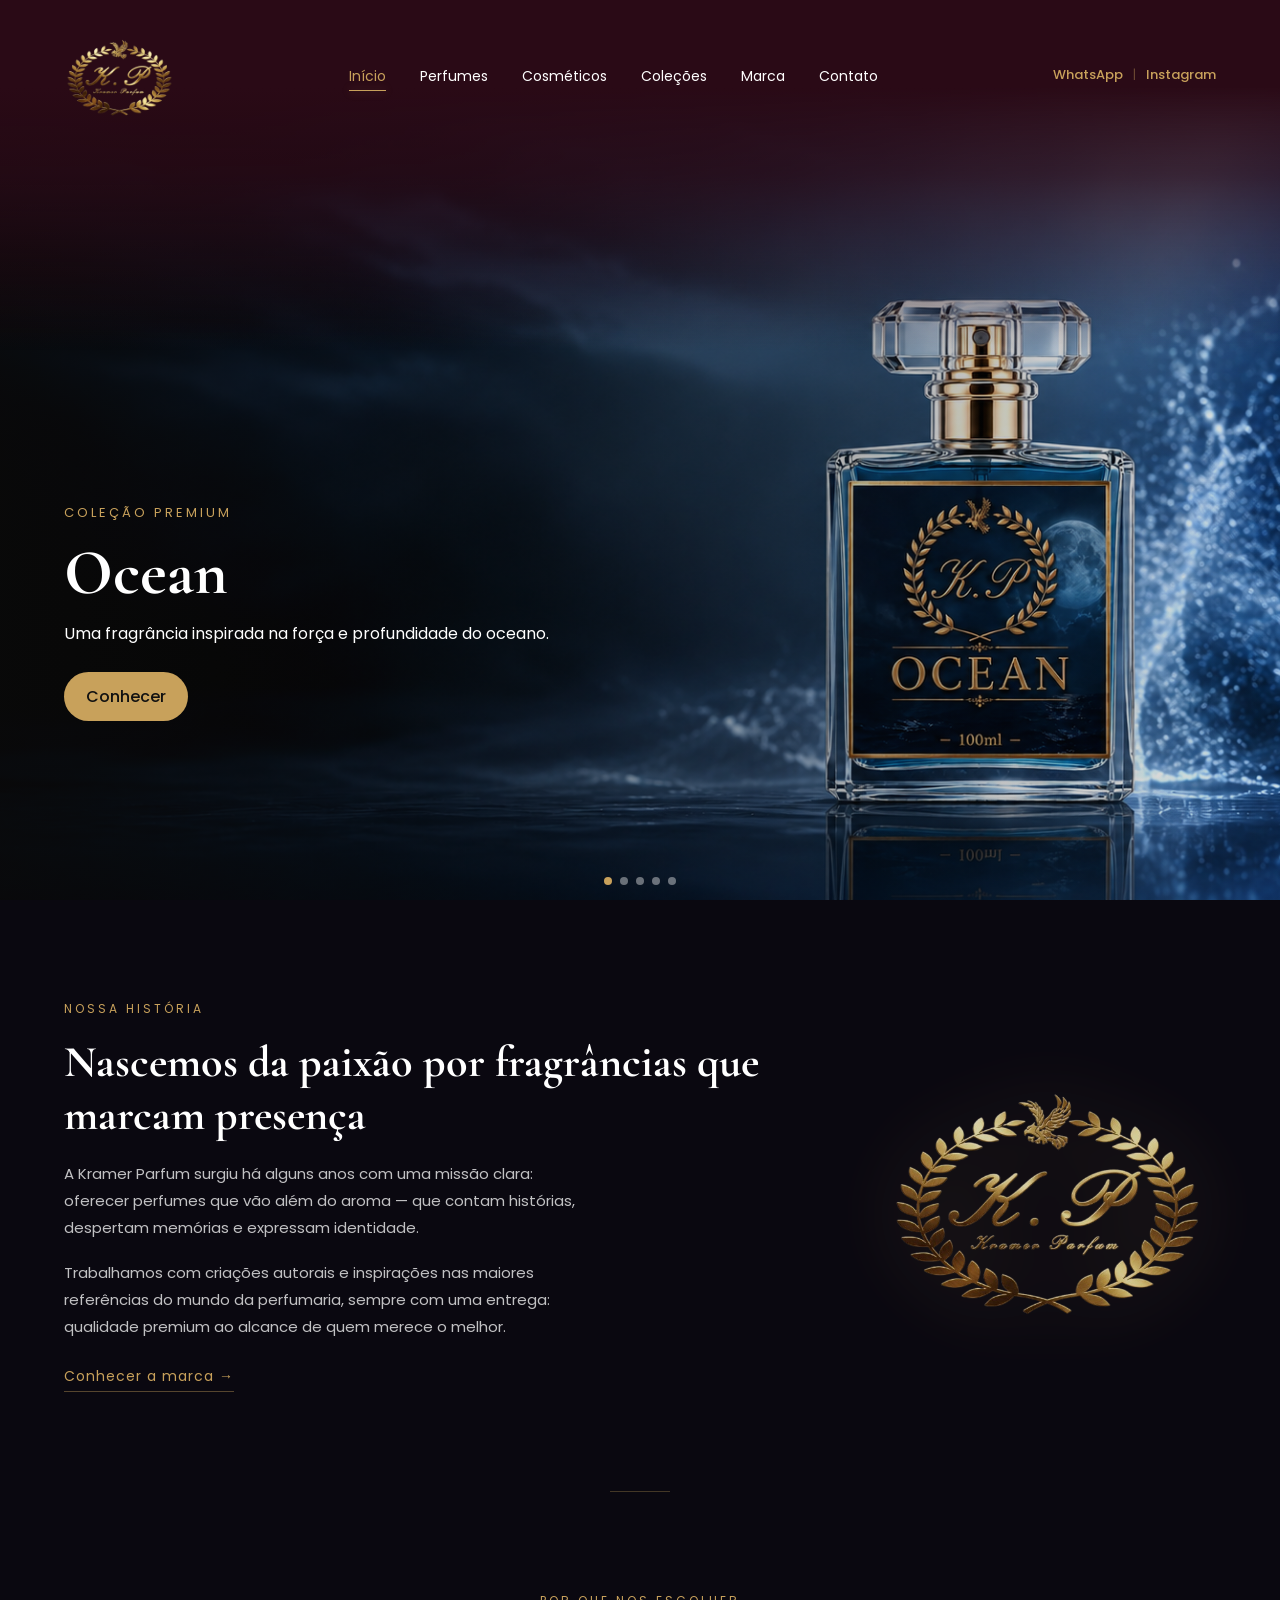
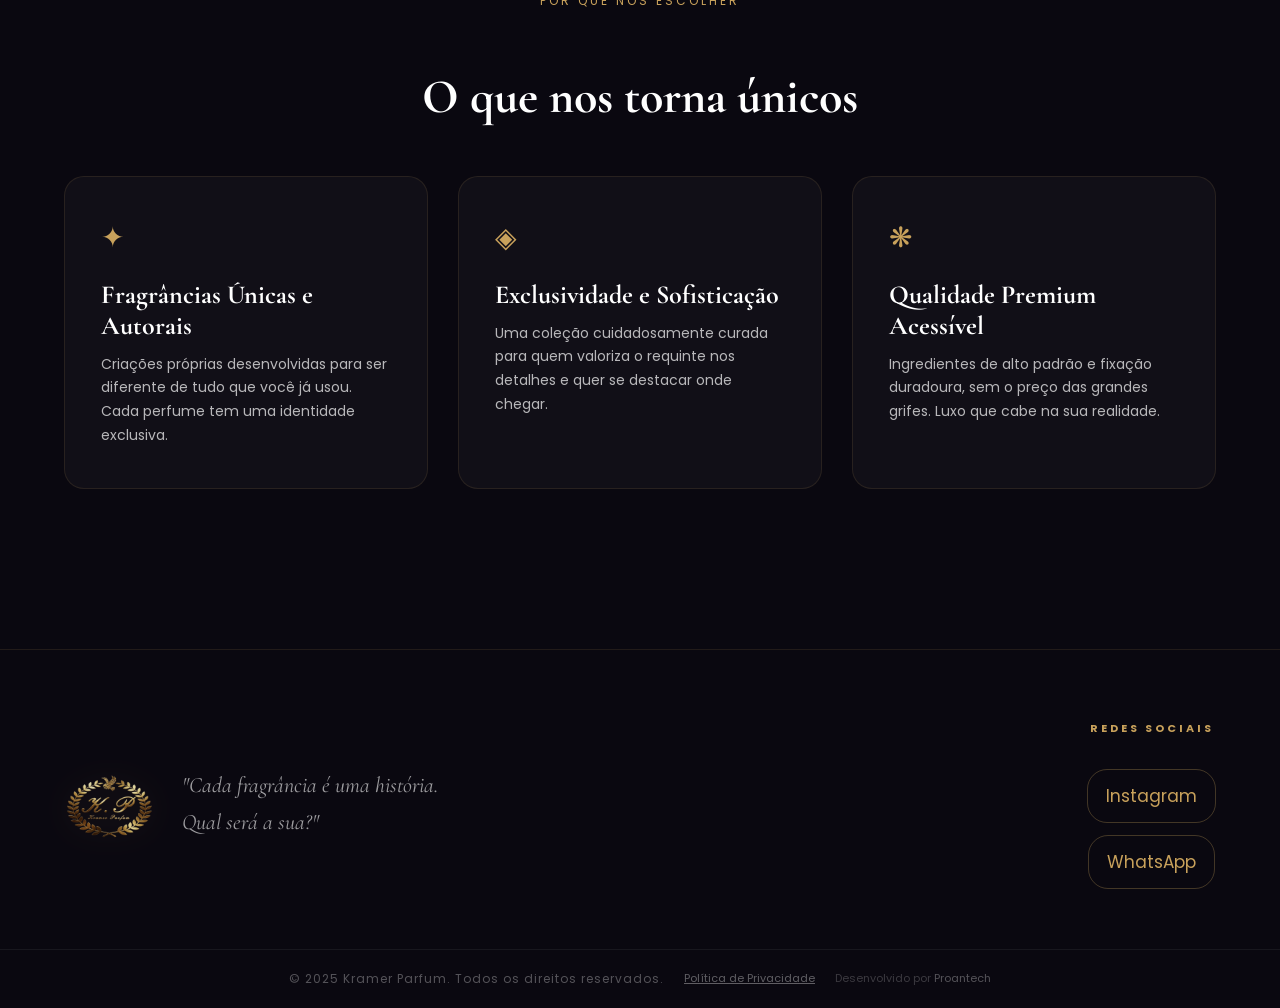
<file: index.html>
<!DOCTYPE html>
<html lang="pt-BR">

<head>
    <meta charset="UTF-8">
    <meta name="viewport" content="width=device-width, initial-scale=1.0">
    <title>Kramer Parfum</title>
    <link rel="stylesheet" href="https://cdn.jsdelivr.net/npm/swiper@11/swiper-bundle.min.css">
    <link href="https://fonts.googleapis.com/css2?family=Poppins:wght@300;400;600&family=Cormorant+Garamond:wght@500;600&display=swap" rel="stylesheet">
    <link rel="stylesheet" href="style.css?v=1.5">
    <script src="config.js?v=1.1"></script>
    <link rel="icon" type="image/x-icon" href="imagens/logo/fivicon.ico">
</head>

<body data-page="inicio">

<header class="header">
    <div class="container">
        <div class="logo">
            <img src="imagens/logo/logo.png" alt="Kramer Parfum">
        </div>
        <nav class="menu">
            <a href="index.html"      data-page="inicio">Início</a>
            <a href="perfumes.html"   data-page="perfumes">Perfumes</a>
            <a href="cosmeticos.html" data-page="cosmeticos">Cosméticos</a>
            <a href="colecoes.html"   data-page="colecoes">Coleções</a>
            <a href="marca.html"      data-page="marca">Marca</a>
            <a href="contato.html"    data-page="contato">Contato</a>
        </nav>
        <div class="header-social desktop-only"><a href="#" data-whatsapp target="_blank">WhatsApp</a><span class="header-social-sep">|</span><a href="https://instagram.com/kramerparfum" target="_blank">Instagram</a></div>
        <button class="hamburger" id="hamburger" onclick="toggleMenu()">
            <span></span><span></span><span></span>
        </button>
    </div>
</header>

<!-- MENU MOBILE -->
<div class="menu-mobile" id="menuMobile">
    <button class="menu-mobile-close" onclick="toggleMenu()">×</button>
    <nav class="menu-mobile-links">
        <a href="index.html"      data-page="inicio"     onclick="toggleMenu()">Início</a>
        <a href="perfumes.html"   data-page="perfumes"   onclick="toggleMenu()">Perfumes</a>
        <a href="cosmeticos.html" data-page="cosmeticos" onclick="toggleMenu()">Cosméticos</a>
        <a href="colecoes.html"   data-page="colecoes"   onclick="toggleMenu()">Coleções</a>
        <a href="marca.html"      data-page="marca"      onclick="toggleMenu()">Marca</a>
        <a href="contato.html"    data-page="contato"    onclick="toggleMenu()">Contato</a>
    </nav>
        <div class="menu-mobile-social">
        <a href="#" data-whatsapp target="_blank" class="menu-social-btn" title="WhatsApp">
            <svg width="24" height="24" fill="currentColor"><use href="imagens/icons.svg#icon-whatsapp"></use></svg>
        </a>
        <a href="https://instagram.com/kramerparfum" target="_blank" class="menu-social-btn" title="Instagram">
            <svg width="24" height="24" fill="none" stroke="currentColor" stroke-width="2" stroke-linecap="round" stroke-linejoin="round"><use href="imagens/icons.svg#icon-instagram"></use></svg>
        </a>
    </div>
</div>
<div class="menu-mobile-overlay" id="menuOverlay" onclick="toggleMenu()"></div>

<section class="hero">
    <div class="hero-bg-gradient"></div>
    <div class="swiper heroSwiper">
        <div class="swiper-wrapper">

            <div class="swiper-slide slide slide1">
                <div class="overlay"></div>
                <div class="container content">
                    <div class="text">
                        <span>Coleção Premium</span>
                        <span class="nome-mobile">Ocean</span>
                        <h1>Ocean</h1>
                        <p>Uma fragrância inspirada na força e profundidade do oceano.</p>
                        <div class="buttons">
                            <a href="#" onclick="openShowcase(1); return false;">Conhecer</a>
                        </div>
                    </div>
                </div>
            </div>

            <div class="swiper-slide slide slide2">
                <div class="overlay"></div>
                <div class="container content">
                    <div class="text">
                        <span>Exclusividade</span>
                        <span class="nome-mobile">Máfios</span>
                        <h1>Máfios</h1>
                        <p>Poder, elegância e presença em uma fragrância intensa.</p>
                        <div class="buttons">
                            <a href="#" onclick="openShowcase(2); return false;">Conhecer</a>
                        </div>
                    </div>
                </div>
            </div>

            <div class="swiper-slide slide slide3">
                <div class="overlay"></div>
                <div class="container content">
                    <div class="text">
                        <span>Sofisticação</span>
                        <span class="nome-mobile">Zariah</span>
                        <h1>Zariah</h1>
                        <p>Essência sedutora e mistérios perigosos.</p>
                        <div class="buttons">
                            <a href="#" onclick="openShowcase(3); return false;">Conhecer</a>
                        </div>
                    </div>
                </div>
            </div>

            <div class="swiper-slide slide slide4">
                <div class="overlay"></div>
                <div class="container content">
                    <div class="text">
                        <span>Coleção Premium</span>
                        <span class="nome-mobile">Anurb'y</span>
                        <h1>Anurb'y</h1>
                        <p>Extremamente gostoso, suculento e efervescente.</p>
                        <div class="buttons">
                            <a href="#" onclick="openShowcase(4); return false;">Conhecer</a>
                        </div>
                    </div>
                </div>
            </div>

            <div class="swiper-slide slide slide5">
                <div class="overlay"></div>
                <div class="container content">
                    <div class="text">
                        <span>Lançamento</span>
                        <span class="nome-mobile">Blood &amp; Silk Noir</span>
                        <h1>Blood & Silk Noir</h1>
                        <p>Uma presença. Um desejo que deixa marcas mesmo quando você some.</p>
                        <div class="buttons">
                            <a href="#" onclick="openShowcase(5); return false;">Conhecer</a>
                        </div>
                    </div>
                </div>
            </div>

        </div>
        <div class="swiper-pagination"></div>
    </div>
</section>

<!-- NOSSA HISTÓRIA -->
<section class="historia">
    <div class="container historia-inner">
        <div class="historia-texto">
            <span class="secao-label">Nossa História</span>
            <h2>Nascemos da paixão por fragrâncias que marcam presença</h2>
            <p>A Kramer Parfum surgiu há alguns anos com uma missão clara: oferecer perfumes que vão além do aroma — que contam histórias, despertam memórias e expressam identidade.</p>
            <p>Trabalhamos com criações autorais e inspirações nas maiores referências do mundo da perfumaria, sempre com uma entrega: qualidade premium ao alcance de quem merece o melhor.</p>
            <a href="marca.html" class="btn-historia">Conhecer a marca →</a>
        </div>
        <div class="historia-imagem">
            <img src="imagens/logo/logo.png" alt="Kramer Parfum">
        </div>
    </div>
</section>

<!-- POR QUE NOS ESCOLHER -->
<section class="diferenciais">
    <div class="container">
        <span class="secao-label">Por que nos escolher</span>
        <h2 class="diferenciais-titulo">O que nos torna únicos</h2>
        <div class="diferenciais-grid">

            <div class="diferencial-card">
                <div class="diferencial-icone">✦</div>
                <h3>Fragrâncias Únicas e Autorais</h3>
                <p>Criações próprias desenvolvidas para ser diferente de tudo que você já usou. Cada perfume tem uma identidade exclusiva.</p>
            </div>

            <div class="diferencial-card">
                <div class="diferencial-icone">◈</div>
                <h3>Exclusividade e Sofisticação</h3>
                <p>Uma coleção cuidadosamente curada para quem valoriza o requinte nos detalhes e quer se destacar onde chegar.</p>
            </div>

            <div class="diferencial-card">
                <div class="diferencial-icone">❋</div>
                <h3>Qualidade Premium Acessível</h3>
                <p>Ingredientes de alto padrão e fixação duradoura, sem o preço das grandes grifes. Luxo que cabe na sua realidade.</p>
            </div>

        </div>
    </div>
</section>

<div class="showcase" id="showcase">
    <div class="showcase-overlay" onclick="closeShowcase()"></div>
    <div class="showcase-content">
        <button class="close" onclick="closeShowcase()">×</button>
        <div class="swiper showcaseSwiper">
            <div class="swiper-wrapper" id="showcaseWrapper"></div>
            <div class="swiper-pagination"></div>
        </div>
        <div class="info">
            <h2 id="productName">Produto</h2>
            <p id="productCategoria"></p>
            <p id="productDesc">Descrição</p>

            <!-- PIRÂMIDE OLFATIVA -->
            <div class="piramide">
                <div class="piramide-titulo">Pirâmide Olfativa</div>
                <div class="piramide-visual">
                    <div class="piramide-camada piramide-topo">
                        <div class="piramide-label">Topo</div>
                        <div class="piramide-notas" id="notasTopo"></div>
                    </div>
                    <div class="piramide-camada piramide-coracao">
                        <div class="piramide-label">Coração</div>
                        <div class="piramide-notas" id="notasCoracao"></div>
                    </div>
                    <div class="piramide-camada piramide-fundo">
                        <div class="piramide-label">Fundo</div>
                        <div class="piramide-notas" id="notasFundo"></div>
                    </div>
                </div>
            </div>

            <div class="showcase-buttons">
                <a id="productWhatsapp" href="#" class="btn-comprar-ja">Comprar já</a>
                <a href="perfumes.html" class="btn-perfumes">Ir para Perfumes</a>
            </div>
        </div>
    </div>
</div>

<script src="https://cdn.jsdelivr.net/npm/swiper@11/swiper-bundle.min.js"></script>
<script src="script.js?v=1.3"></script>
<script src="cube.js?v=1.1"></script>

<!-- RODAPÉ -->
<footer class="footer">
    <div class="footer-topo container">

        <!-- ESQUERDA: logo + frase -->
        <div class="footer-marca">
            <img src="imagens/logo/logo.png" alt="Kramer Parfum">
            <p class="footer-frase">"Cada fragrância é uma história.<br>Qual será a sua?"</p>
            <!-- ícones só no mobile -->
            <div class="footer-social-mobile">
                <a href="https://instagram.com/kramerparfum" target="_blank" title="Instagram">
                    <svg width="20" height="20" fill="none" stroke="currentColor" stroke-width="2" stroke-linecap="round" stroke-linejoin="round"><use href="imagens/icons.svg#icon-instagram"></use></svg>
                </a>
                <a href="#" data-whatsapp target="_blank" title="WhatsApp">
                    <svg width="20" height="20" fill="currentColor"><use href="imagens/icons.svg#icon-whatsapp"></use></svg>
                </a>
            </div>
        </div>

        <!-- CENTRO: Proantech removido do grid, vai para o rodapé base -->

        <!-- DIREITA: redes sociais -->
        <div class="footer-redes">
            <h4>Redes Sociais</h4>
            <a href="https://instagram.com/kramerparfum" target="_blank" class="footer-rede-btn">Instagram</a>
            <a href="#" data-whatsapp target="_blank" class="footer-rede-btn">WhatsApp</a>
        </div>

    </div>

    <div class="footer-base">
        <p>© 2025 Kramer Parfum. Todos os direitos reservados.</p>
        <p class="footer-politica"><a href="privacidade.html">Política de Privacidade</a></p>
        <p class="footer-dev">Desenvolvido por <a href="https://proantech.vercel.app/" target="_blank">Proantech</a></p>
    </div>
</footer>

</body>
</html>
</file>
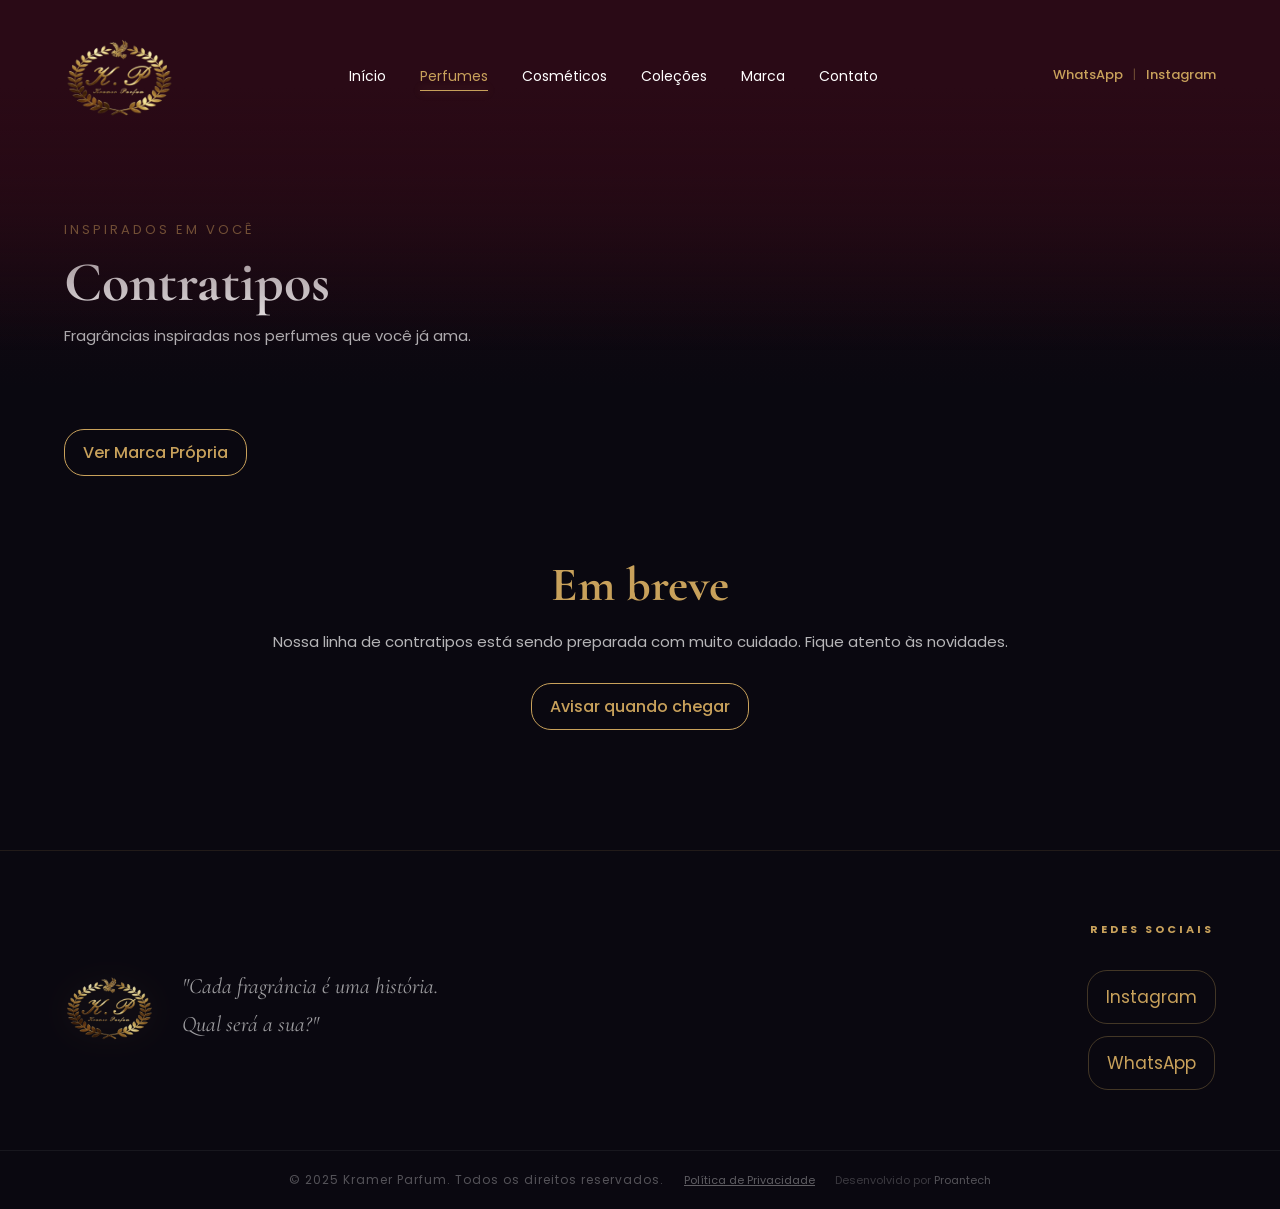
<file: contratipo.html>
<!DOCTYPE html>
<html lang="pt-BR">
<head>
    <meta charset="UTF-8">
        <link rel="icon" type="image/x-icon" href="imagens/logo/fivicon.ico">
    <meta name="viewport" content="width=device-width, initial-scale=1.0">
    <title>Contratipos — Kramer Parfum</title>
    <link href="https://fonts.googleapis.com/css2?family=Poppins:wght@300;400;600&family=Cormorant+Garamond:wght@500;600&display=swap" rel="stylesheet">
    <link rel="stylesheet" href="style.css?v=1.5">
    <script src="config.js?v=1.1"></script>
</head>
<body data-page="perfumes">

<header class="header">
    <div class="container">
        <div class="logo"><img src="imagens/logo/logo.png" alt="Kramer Parfum"></div>
        <nav class="menu">
            <a href="index.html"      data-page="inicio">Início</a>
            <a href="perfumes.html"   data-page="perfumes">Perfumes</a>
            <a href="cosmeticos.html" data-page="cosmeticos">Cosméticos</a>
            <a href="colecoes.html"   data-page="colecoes">Coleções</a>
            <a href="marca.html"      data-page="marca">Marca</a>
            <a href="contato.html"    data-page="contato">Contato</a>
        </nav>
        <div class="header-social desktop-only"><a href="#" data-whatsapp target="_blank">WhatsApp</a><span class="header-social-sep">|</span><a href="https://instagram.com/kramerparfum" target="_blank">Instagram</a></div>
        <button class="hamburger" id="hamburger" onclick="toggleMenu()">
            <span></span><span></span><span></span>
        </button>
    </div>
</header>

<!-- MENU MOBILE -->
<div class="menu-mobile" id="menuMobile">
    <button class="menu-mobile-close" onclick="toggleMenu()">×</button>
    <nav class="menu-mobile-links">
        <a href="index.html"      data-page="inicio"     onclick="toggleMenu()">Início</a>
        <a href="perfumes.html"   data-page="perfumes"   onclick="toggleMenu()">Perfumes</a>
        <a href="cosmeticos.html" data-page="cosmeticos" onclick="toggleMenu()">Cosméticos</a>
        <a href="colecoes.html"   data-page="colecoes"   onclick="toggleMenu()">Coleções</a>
        <a href="marca.html"      data-page="marca"      onclick="toggleMenu()">Marca</a>
        <a href="contato.html"    data-page="contato"    onclick="toggleMenu()">Contato</a>
    </nav>
        <div class="menu-mobile-social">
        <a href="#" data-whatsapp target="_blank" class="menu-social-btn" title="WhatsApp">
            <svg width="24" height="24" fill="currentColor"><use href="imagens/icons.svg#icon-whatsapp"></use></svg>
        </a>
        <a href="https://instagram.com/kramerparfum" target="_blank" class="menu-social-btn" title="Instagram">
            <svg width="24" height="24" fill="none" stroke="currentColor" stroke-width="2" stroke-linecap="round" stroke-linejoin="round"><use href="imagens/icons.svg#icon-instagram"></use></svg>
        </a>
    </div>
</div>
<div class="menu-mobile-overlay" id="menuOverlay" onclick="toggleMenu()"></div>

<section class="page-hero">
    <div class="page-hero-overlay"></div>
    <div class="container page-hero-content">
        <span>Inspirados em Você</span>
        <h1>Contratipos</h1>
        <p>Fragrâncias inspiradas nos perfumes que você já ama.</p>
    </div>
</section>

<div class="container perfumes-actions">
    <a href="perfumes.html" class="btn-perfumes btn-ver-marca-propria">Ver Marca Própria</a>
</div>

<div class="em-breve">
    <h2>Em breve</h2>
    <p>Nossa linha de contratipos está sendo preparada com muito cuidado. Fique atento às novidades.</p>
    <a href="#" data-whatsapp data-whatsapp-msg="Olá! Quero ser avisado quando chegarem novos contratipos." target="_blank" class="btn-whatsapp">Avisar quando chegar</a>
</div>

<script src="cube.js?v=1.1"></script>

<!-- RODAPÉ -->
<footer class="footer">
    <div class="footer-topo container">

        <!-- ESQUERDA: logo + frase -->
        <div class="footer-marca">
            <img src="imagens/logo/logo.png" alt="Kramer Parfum">
            <p class="footer-frase">"Cada fragrância é uma história.<br>Qual será a sua?"</p>
            <!-- ícones só no mobile -->
            <div class="footer-social-mobile">
                <a href="https://instagram.com/kramerparfum" target="_blank" title="Instagram">
                    <svg width="20" height="20" fill="none" stroke="currentColor" stroke-width="2" stroke-linecap="round" stroke-linejoin="round"><use href="imagens/icons.svg#icon-instagram"></use></svg>
                </a>
                <a href="#" data-whatsapp target="_blank" title="WhatsApp">
                    <svg width="20" height="20" fill="currentColor"><use href="imagens/icons.svg#icon-whatsapp"></use></svg>
                </a>
            </div>
        </div>

        <!-- CENTRO: Proantech removido do grid, vai para o rodapé base -->

        <!-- DIREITA: redes sociais -->
        <div class="footer-redes">
            <h4>Redes Sociais</h4>
            <a href="https://instagram.com/kramerparfum" target="_blank" class="footer-rede-btn">Instagram</a>
            <a href="#" data-whatsapp target="_blank" class="footer-rede-btn">WhatsApp</a>
        </div>

    </div>

    <div class="footer-base">
        <p>© 2025 Kramer Parfum. Todos os direitos reservados.</p>
        <p class="footer-politica"><a href="privacidade.html">Política de Privacidade</a></p>
        <p class="footer-dev">Desenvolvido por <a href="https://proantech.vercel.app/" target="_blank">Proantech</a></p>
    </div>
</footer>

</body>
</html>
</file>
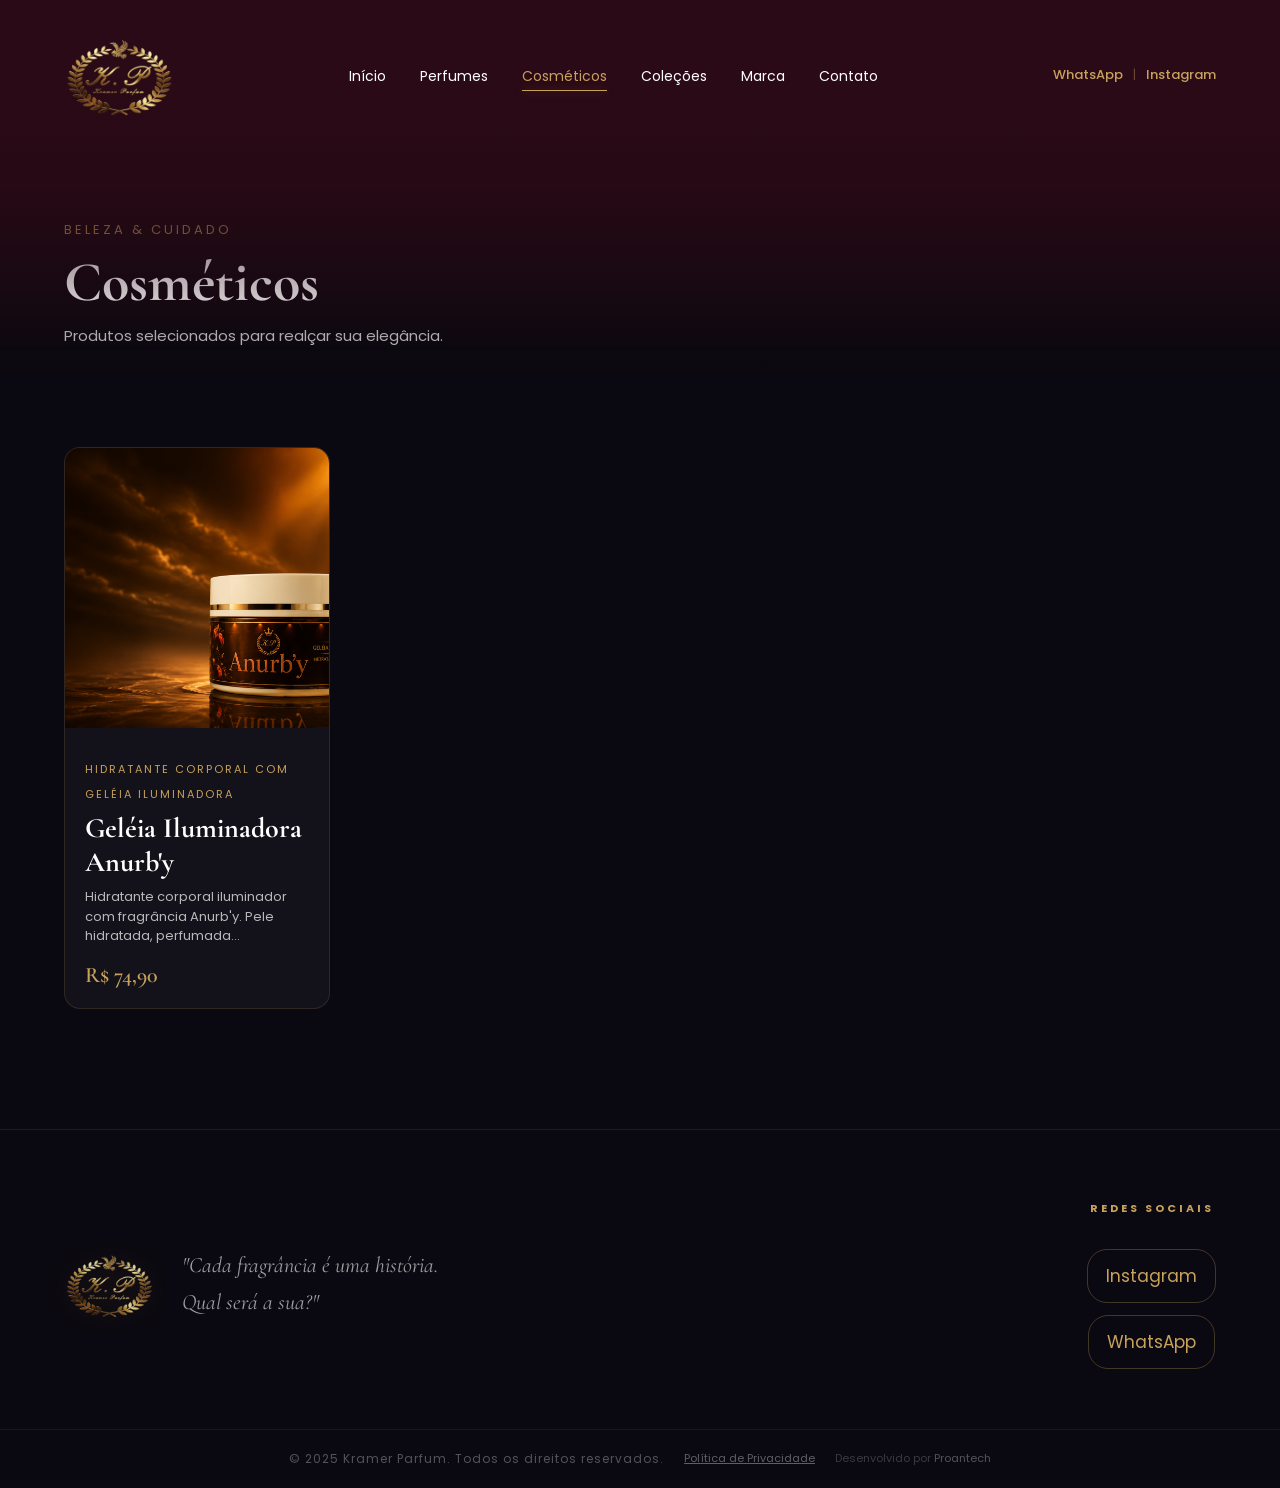
<file: cosmeticos.html>
<!DOCTYPE html>
<html lang="pt-BR">
<head>
    <meta charset="UTF-8">
        <link rel="icon" type="image/x-icon" href="imagens/logo/fivicon.ico">
    <meta name="viewport" content="width=device-width, initial-scale=1.0">
    <title>Cosméticos — Kramer Parfum</title>
    <link href="https://fonts.googleapis.com/css2?family=Poppins:wght@300;400;600&family=Cormorant+Garamond:wght@500;600&display=swap" rel="stylesheet">
    <link rel="stylesheet" href="style.css?v=1.5">
    <script src="config.js?v=1.1"></script>
</head>
<body data-page="cosmeticos">

<header class="header">
    <div class="container">
        <div class="logo"><img src="imagens/logo/logo.png" alt="Kramer Parfum"></div>
        <nav class="menu">
            <a href="index.html"      data-page="inicio">Início</a>
            <a href="perfumes.html"   data-page="perfumes">Perfumes</a>
            <a href="cosmeticos.html" data-page="cosmeticos">Cosméticos</a>
            <a href="colecoes.html"   data-page="colecoes">Coleções</a>
            <a href="marca.html"      data-page="marca">Marca</a>
            <a href="contato.html"    data-page="contato">Contato</a>
        </nav>
        <div class="header-social desktop-only"><a href="#" data-whatsapp target="_blank">WhatsApp</a><span class="header-social-sep">|</span><a href="https://instagram.com/kramerparfum" target="_blank">Instagram</a></div>
        <button class="hamburger" id="hamburger" onclick="toggleMenu()">
            <span></span><span></span><span></span>
        </button>
    </div>
</header>

<!-- MENU MOBILE -->
<div class="menu-mobile" id="menuMobile">
    <button class="menu-mobile-close" onclick="toggleMenu()">×</button>
    <nav class="menu-mobile-links">
        <a href="index.html"      data-page="inicio"     onclick="toggleMenu()">Início</a>
        <a href="perfumes.html"   data-page="perfumes"   onclick="toggleMenu()">Perfumes</a>
        <a href="cosmeticos.html" data-page="cosmeticos" onclick="toggleMenu()">Cosméticos</a>
        <a href="colecoes.html"   data-page="colecoes"   onclick="toggleMenu()">Coleções</a>
        <a href="marca.html"      data-page="marca"      onclick="toggleMenu()">Marca</a>
        <a href="contato.html"    data-page="contato"    onclick="toggleMenu()">Contato</a>
    </nav>
        <div class="menu-mobile-social">
        <a href="#" data-whatsapp target="_blank" class="menu-social-btn" title="WhatsApp">
            <svg width="24" height="24" fill="currentColor"><use href="imagens/icons.svg#icon-whatsapp"></use></svg>
        </a>
        <a href="https://instagram.com/kramerparfum" target="_blank" class="menu-social-btn" title="Instagram">
            <svg width="24" height="24" fill="none" stroke="currentColor" stroke-width="2" stroke-linecap="round" stroke-linejoin="round"><use href="imagens/icons.svg#icon-instagram"></use></svg>
        </a>
    </div>
</div>
<div class="menu-mobile-overlay" id="menuOverlay" onclick="toggleMenu()"></div>

<section class="page-hero">
    <div class="page-hero-overlay"></div>
    <div class="container page-hero-content">
        <span>Beleza & Cuidado</span>
        <h1>Cosméticos</h1>
        <p>Produtos selecionados para realçar sua elegância.</p>
    </div>
</section>

<section class="produtos-grid container" id="grid">
    <!-- produtos serão inseridos aqui via JS quando disponíveis -->
</section>

<div class="em-breve" id="emBreve" style="display:none">
    <h2>Em breve</h2>
    <p>Nossa linha de cosméticos está sendo preparada com muito cuidado. Fique atento às novidades.</p>
    <a href="#" class="btn-whatsapp" data-whatsapp data-whatsapp-msg="Olá! Quero ser avisado quando os cosméticos chegarem.">Avisar quando chegar</a>
</div>

<script>
fetch('data/cosmeticos.json')
    .then(r => r.json())
    .then(produtos => {
        if(!produtos || produtos.length === 0){
            document.getElementById('emBreve').style.display = 'block';
            return;
        }
        const grid = document.getElementById('grid');
        grid.innerHTML = produtos.map(p => `
            <a href="produto-cosmetico.html?id=${p.id}" class="produto-card">
                <img src="${p.imagens[0]}" alt="${p.nome}">
                <div class="produto-info">
                    <span>${p.categoria}</span>
                    <h3>${p.nome}</h3>
                    <p>${p.descricao.substring(0,80)}...</p>
                    <div class="produto-preco">${p.preco}</div>
                </div>
            </a>
        `).join('');
    })
    .catch(() => {
        document.getElementById('grid').style.display = 'none';
        document.getElementById('emBreve').style.display = 'block';
    });
</script>
<script src="cube.js?v=1.1"></script>

<!-- RODAPÉ -->
<footer class="footer">
    <div class="footer-topo container">

        <!-- ESQUERDA: logo + frase -->
        <div class="footer-marca">
            <img src="imagens/logo/logo.png" alt="Kramer Parfum">
            <p class="footer-frase">"Cada fragrância é uma história.<br>Qual será a sua?"</p>
            <!-- ícones só no mobile -->
            <div class="footer-social-mobile">
                <a href="https://instagram.com/kramerparfum" target="_blank" title="Instagram">
                    <svg width="20" height="20" fill="none" stroke="currentColor" stroke-width="2" stroke-linecap="round" stroke-linejoin="round"><use href="imagens/icons.svg#icon-instagram"></use></svg>
                </a>
                <a href="#" data-whatsapp target="_blank" title="WhatsApp">
                    <svg width="20" height="20" fill="currentColor"><use href="imagens/icons.svg#icon-whatsapp"></use></svg>
                </a>
            </div>
        </div>

        <!-- CENTRO: Proantech removido do grid, vai para o rodapé base -->

        <!-- DIREITA: redes sociais -->
        <div class="footer-redes">
            <h4>Redes Sociais</h4>
            <a href="https://instagram.com/kramerparfum" target="_blank" class="footer-rede-btn">Instagram</a>
            <a href="#" data-whatsapp target="_blank" class="footer-rede-btn">WhatsApp</a>
        </div>

    </div>

    <div class="footer-base">
        <p>© 2025 Kramer Parfum. Todos os direitos reservados.</p>
        <p class="footer-politica"><a href="privacidade.html">Política de Privacidade</a></p>
        <p class="footer-dev">Desenvolvido por <a href="https://proantech.vercel.app/" target="_blank">Proantech</a></p>
    </div>
</footer>

</body>
</html>
</file>
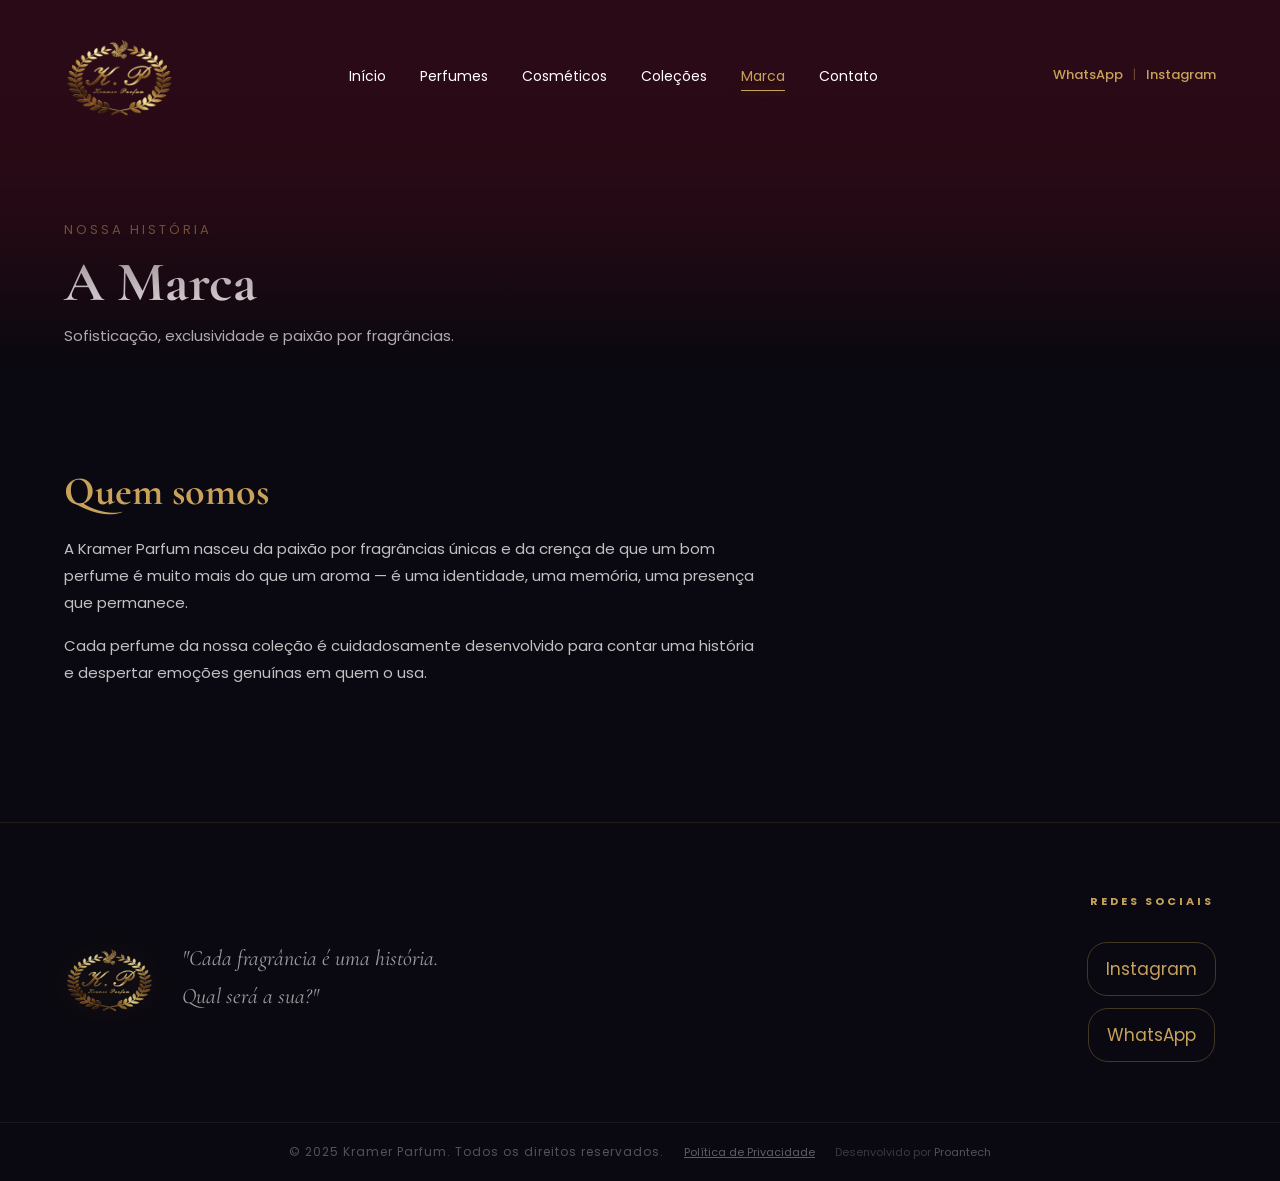
<file: marca.html>
<!DOCTYPE html>
<html lang="pt-BR">
<head>
    <meta charset="UTF-8">
        <link rel="icon" type="image/x-icon" href="imagens/logo/fivicon.ico">
    <meta name="viewport" content="width=device-width, initial-scale=1.0">
    <title>Marca — Kramer Parfum</title>
    <link href="https://fonts.googleapis.com/css2?family=Poppins:wght@300;400;600&family=Cormorant+Garamond:wght@500;600&display=swap" rel="stylesheet">
    <link rel="stylesheet" href="style.css?v=1.5">
    <script src="config.js?v=1.1"></script>
</head>
<body data-page="marca">

<header class="header">
    <div class="container">
        <div class="logo"><img src="imagens/logo/logo.png" alt="Kramer Parfum"></div>
        <nav class="menu">
            <a href="index.html"      data-page="inicio">Início</a>
            <a href="perfumes.html"   data-page="perfumes">Perfumes</a>
            <a href="cosmeticos.html" data-page="cosmeticos">Cosméticos</a>
            <a href="colecoes.html"   data-page="colecoes">Coleções</a>
            <a href="marca.html"      data-page="marca">Marca</a>
            <a href="contato.html"    data-page="contato">Contato</a>
        </nav>
        <div class="header-social desktop-only"><a href="#" data-whatsapp target="_blank">WhatsApp</a><span class="header-social-sep">|</span><a href="https://instagram.com/kramerparfum" target="_blank">Instagram</a></div>
        <button class="hamburger" id="hamburger" onclick="toggleMenu()">
            <span></span><span></span><span></span>
        </button>
    </div>
</header>

<!-- MENU MOBILE -->
<div class="menu-mobile" id="menuMobile">
    <button class="menu-mobile-close" onclick="toggleMenu()">×</button>
    <nav class="menu-mobile-links">
        <a href="index.html"      data-page="inicio"     onclick="toggleMenu()">Início</a>
        <a href="perfumes.html"   data-page="perfumes"   onclick="toggleMenu()">Perfumes</a>
        <a href="cosmeticos.html" data-page="cosmeticos" onclick="toggleMenu()">Cosméticos</a>
        <a href="colecoes.html"   data-page="colecoes"   onclick="toggleMenu()">Coleções</a>
        <a href="marca.html"      data-page="marca"      onclick="toggleMenu()">Marca</a>
        <a href="contato.html"    data-page="contato"    onclick="toggleMenu()">Contato</a>
    </nav>
        <div class="menu-mobile-social">
        <a href="#" data-whatsapp target="_blank" class="menu-social-btn" title="WhatsApp">
            <svg width="24" height="24" fill="currentColor"><use href="imagens/icons.svg#icon-whatsapp"></use></svg>
        </a>
        <a href="https://instagram.com/kramerparfum" target="_blank" class="menu-social-btn" title="Instagram">
            <svg width="24" height="24" fill="none" stroke="currentColor" stroke-width="2" stroke-linecap="round" stroke-linejoin="round"><use href="imagens/icons.svg#icon-instagram"></use></svg>
        </a>
    </div>
</div>
<div class="menu-mobile-overlay" id="menuOverlay" onclick="toggleMenu()"></div>

<section class="page-hero">
    <div class="page-hero-overlay"></div>
    <div class="container page-hero-content">
        <span>Nossa História</span>
        <h1>A Marca</h1>
        <p>Sofisticação, exclusividade e paixão por fragrâncias.</p>
    </div>
</section>

<section class="page-content container">
    <div class="marca-texto">
        <h2>Quem somos</h2>
        <p>A Kramer Parfum nasceu da paixão por fragrâncias únicas e da crença de que um bom perfume é muito mais do que um aroma — é uma identidade, uma memória, uma presença que permanece.</p>
        <p>Cada perfume da nossa coleção é cuidadosamente desenvolvido para contar uma história e despertar emoções genuínas em quem o usa.</p>
    </div>
</section>

<script src="cube.js?v=1.1"></script>

<!-- RODAPÉ -->
<footer class="footer">
    <div class="footer-topo container">

        <!-- ESQUERDA: logo + frase -->
        <div class="footer-marca">
            <img src="imagens/logo/logo.png" alt="Kramer Parfum">
            <p class="footer-frase">"Cada fragrância é uma história.<br>Qual será a sua?"</p>
            <!-- ícones só no mobile -->
            <div class="footer-social-mobile">
                <a href="https://instagram.com/kramerparfum" target="_blank" title="Instagram">
                    <svg width="20" height="20" fill="none" stroke="currentColor" stroke-width="2" stroke-linecap="round" stroke-linejoin="round"><use href="imagens/icons.svg#icon-instagram"></use></svg>
                </a>
                <a href="#" data-whatsapp target="_blank" title="WhatsApp">
                    <svg width="20" height="20" fill="currentColor"><use href="imagens/icons.svg#icon-whatsapp"></use></svg>
                </a>
            </div>
        </div>

        <!-- CENTRO: Proantech removido do grid, vai para o rodapé base -->

        <!-- DIREITA: redes sociais -->
        <div class="footer-redes">
            <h4>Redes Sociais</h4>
            <a href="https://instagram.com/kramerparfum" target="_blank" class="footer-rede-btn">Instagram</a>
            <a href="#" data-whatsapp target="_blank" class="footer-rede-btn">WhatsApp</a>
        </div>

    </div>

    <div class="footer-base">
        <p>© 2025 Kramer Parfum. Todos os direitos reservados.</p>
        <p class="footer-politica"><a href="privacidade.html">Política de Privacidade</a></p>
        <p class="footer-dev">Desenvolvido por <a href="https://proantech.vercel.app/" target="_blank">Proantech</a></p>
    </div>
</footer>

</body>
</html>
</file>
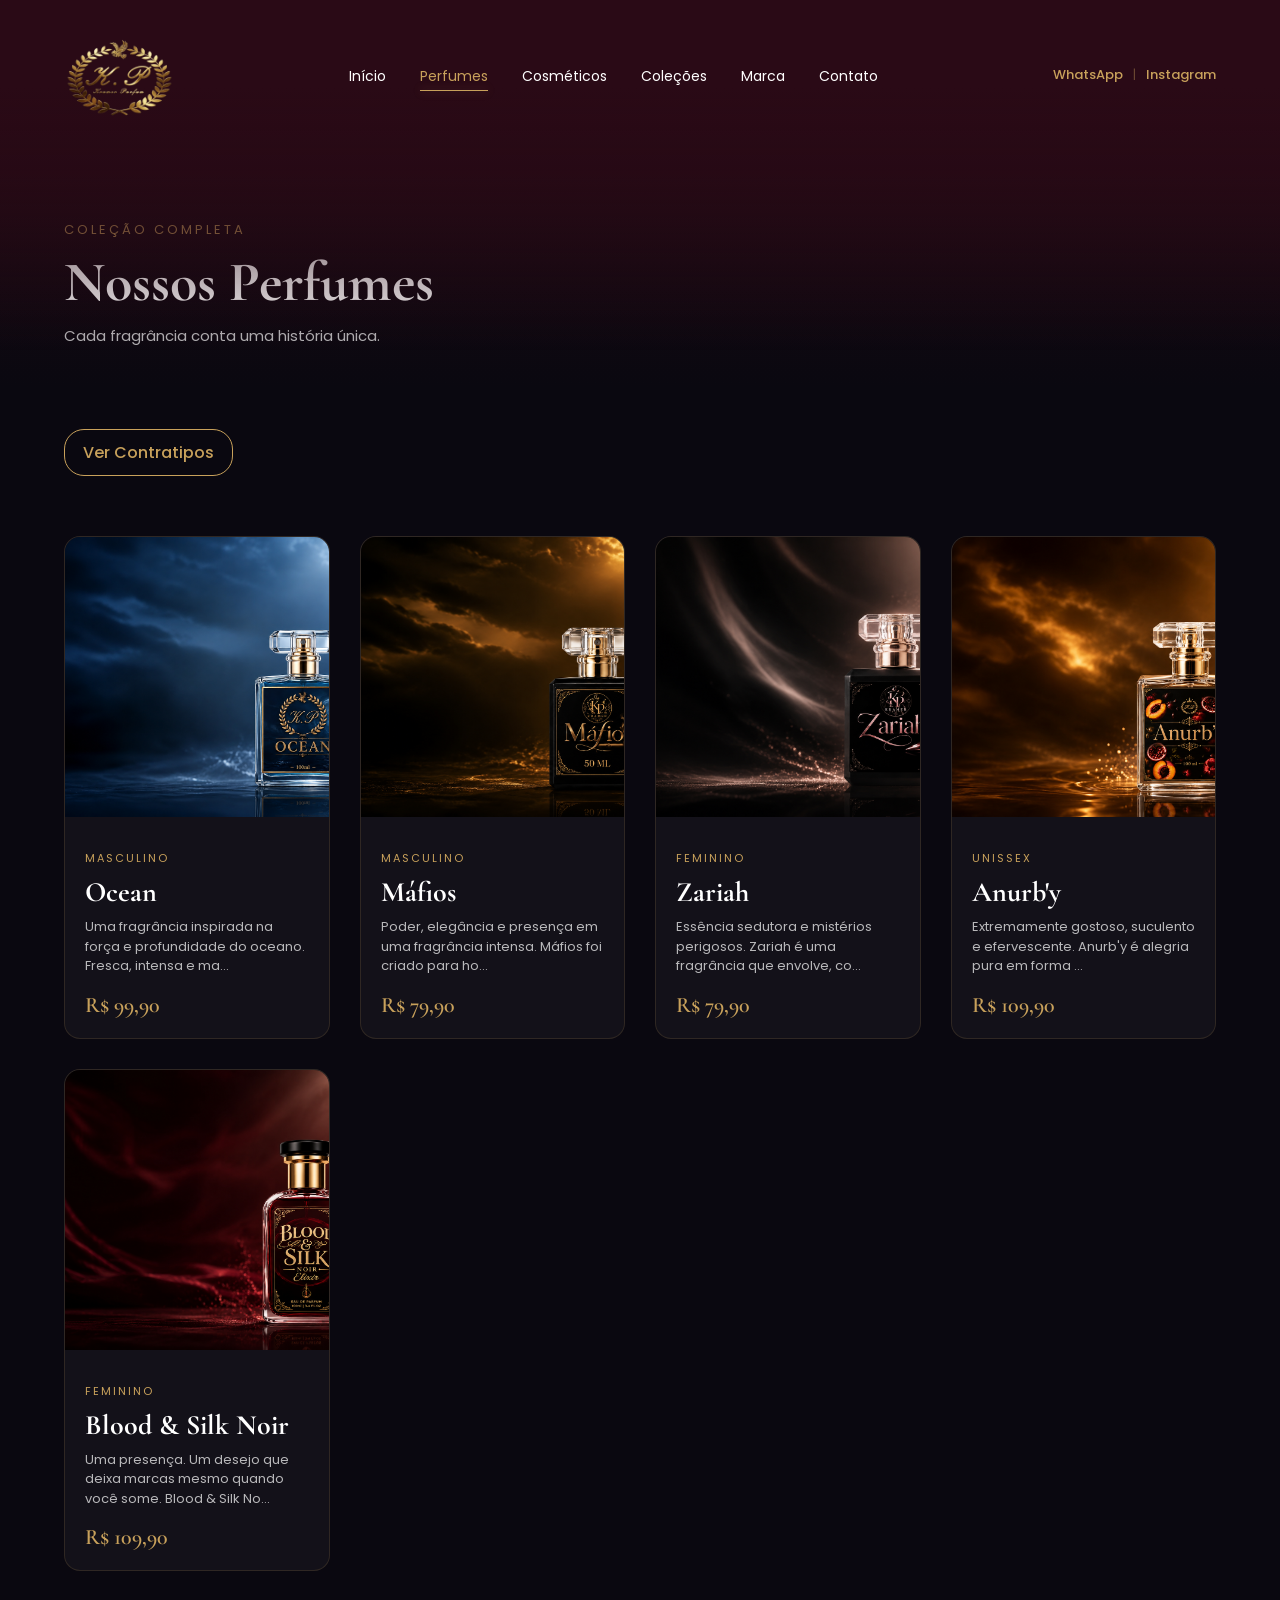
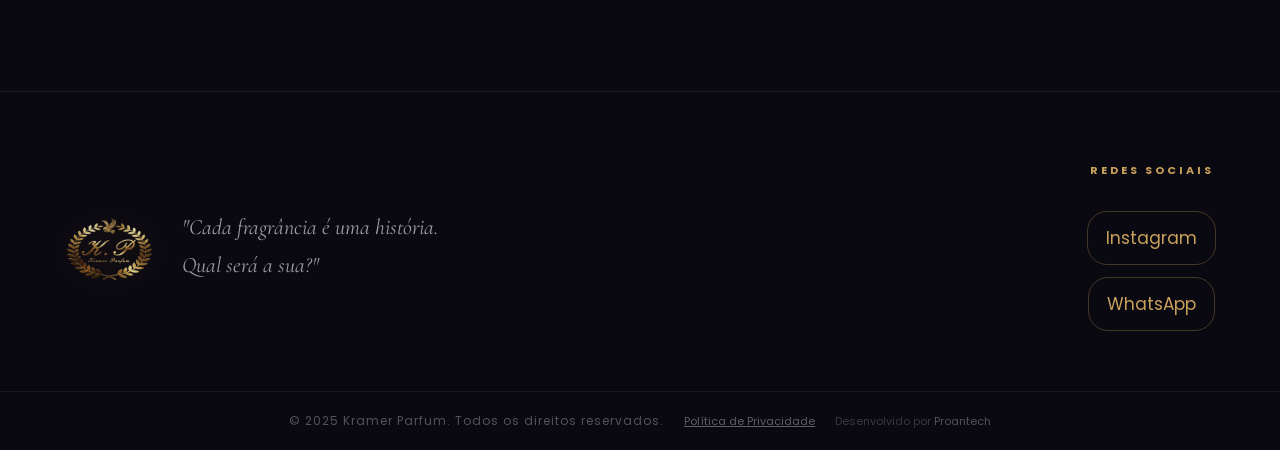
<file: perfumes.html>
<!DOCTYPE html>
<html lang="pt-BR">
<head>
    <meta charset="UTF-8">
        <link rel="icon" type="image/x-icon" href="imagens/logo/fivicon.ico">
    <meta name="viewport" content="width=device-width, initial-scale=1.0">
    <title>Perfumes — Kramer Parfum</title>
    <link href="https://fonts.googleapis.com/css2?family=Poppins:wght@300;400;600&family=Cormorant+Garamond:wght@500;600&display=swap" rel="stylesheet">
    <link rel="stylesheet" href="style.css?v=1.5">
    <script src="config.js?v=1.1"></script>
</head>
<body data-page="perfumes">

<header class="header">
    <div class="container">
        <div class="logo"><img src="imagens/logo/logo.png" alt="Kramer Parfum"></div>
        <nav class="menu">
            <a href="index.html"      data-page="inicio">Início</a>
            <a href="perfumes.html"   data-page="perfumes">Perfumes</a>
            <a href="cosmeticos.html" data-page="cosmeticos">Cosméticos</a>
            <a href="colecoes.html"   data-page="colecoes">Coleções</a>
            <a href="marca.html"      data-page="marca">Marca</a>
            <a href="contato.html"    data-page="contato">Contato</a>
        </nav>
        <div class="header-social desktop-only"><a href="#" data-whatsapp target="_blank">WhatsApp</a><span class="header-social-sep">|</span><a href="https://instagram.com/kramerparfum" target="_blank">Instagram</a></div>
        <button class="hamburger" id="hamburger" onclick="toggleMenu()">
            <span></span><span></span><span></span>
        </button>
    </div>
</header>

<!-- MENU MOBILE -->
<div class="menu-mobile" id="menuMobile">
    <button class="menu-mobile-close" onclick="toggleMenu()">×</button>
    <nav class="menu-mobile-links">
        <a href="index.html"      data-page="inicio"     onclick="toggleMenu()">Início</a>
        <a href="perfumes.html"   data-page="perfumes"   onclick="toggleMenu()">Perfumes</a>
        <a href="cosmeticos.html" data-page="cosmeticos" onclick="toggleMenu()">Cosméticos</a>
        <a href="colecoes.html"   data-page="colecoes"   onclick="toggleMenu()">Coleções</a>
        <a href="marca.html"      data-page="marca"      onclick="toggleMenu()">Marca</a>
        <a href="contato.html"    data-page="contato"    onclick="toggleMenu()">Contato</a>
    </nav>
        <div class="menu-mobile-social">
        <a href="#" data-whatsapp target="_blank" class="menu-social-btn" title="WhatsApp">
            <svg width="24" height="24" fill="currentColor"><use href="imagens/icons.svg#icon-whatsapp"></use></svg>
        </a>
        <a href="https://instagram.com/kramerparfum" target="_blank" class="menu-social-btn" title="Instagram">
            <svg width="24" height="24" fill="none" stroke="currentColor" stroke-width="2" stroke-linecap="round" stroke-linejoin="round"><use href="imagens/icons.svg#icon-instagram"></use></svg>
        </a>
    </div>
</div>
<div class="menu-mobile-overlay" id="menuOverlay" onclick="toggleMenu()"></div>

<section class="page-hero">
    <div class="page-hero-overlay"></div>
    <div class="container page-hero-content">
        <span>Coleção Completa</span>
        <h1>Nossos Perfumes</h1>
        <p>Cada fragrância conta uma história única.</p>
    </div>
</section>

<div class="container perfumes-actions">
    <a href="contratipo.html" class="btn-perfumes btn-ver-contratipo">Ver Contratipos</a>
</div>

<section class="produtos-grid container" id="produtosGrid"></section>

<script>
fetch('data/produtos.json?v=' + VERSAO)
    .then(r => r.json())
    .then(produtos => {
        const grid = document.getElementById('produtosGrid');
        grid.innerHTML = produtos.map(p => `
            <a href="produto.html?id=${p.id}" class="produto-card">
                <img src="${p.imagens[0]}" alt="${p.nome}">
                <div class="produto-info">
                    <span>${p.categoria}</span>
                    <h3>${p.nome}</h3>
                    <p>${p.descricao.substring(0, 80)}...</p>
                    <div class="produto-preco">${p.preco}</div>
                </div>
            </a>
        `).join('');
    });
</script>

<script src="cube.js?v=1.1"></script>

<!-- RODAPÉ -->
<footer class="footer">
    <div class="footer-topo container">

        <!-- ESQUERDA: logo + frase -->
        <div class="footer-marca">
            <img src="imagens/logo/logo.png" alt="Kramer Parfum">
            <p class="footer-frase">"Cada fragrância é uma história.<br>Qual será a sua?"</p>
            <!-- ícones só no mobile -->
            <div class="footer-social-mobile">
                <a href="https://instagram.com/kramerparfum" target="_blank" title="Instagram">
                    <svg width="20" height="20" fill="none" stroke="currentColor" stroke-width="2" stroke-linecap="round" stroke-linejoin="round"><use href="imagens/icons.svg#icon-instagram"></use></svg>
                </a>
                <a href="#" data-whatsapp target="_blank" title="WhatsApp">
                    <svg width="20" height="20" fill="currentColor"><use href="imagens/icons.svg#icon-whatsapp"></use></svg>
                </a>
            </div>
        </div>

        <!-- CENTRO: Proantech removido do grid, vai para o rodapé base -->

        <!-- DIREITA: redes sociais -->
        <div class="footer-redes">
            <h4>Redes Sociais</h4>
            <a href="https://instagram.com/kramerparfum" target="_blank" class="footer-rede-btn">Instagram</a>
            <a href="#" data-whatsapp target="_blank" class="footer-rede-btn">WhatsApp</a>
        </div>

    </div>

    <div class="footer-base">
        <p>© 2025 Kramer Parfum. Todos os direitos reservados.</p>
        <p class="footer-politica"><a href="privacidade.html">Política de Privacidade</a></p>
        <p class="footer-dev">Desenvolvido por <a href="https://proantech.vercel.app/" target="_blank">Proantech</a></p>
    </div>
</footer>

</body>
</html>
</file>
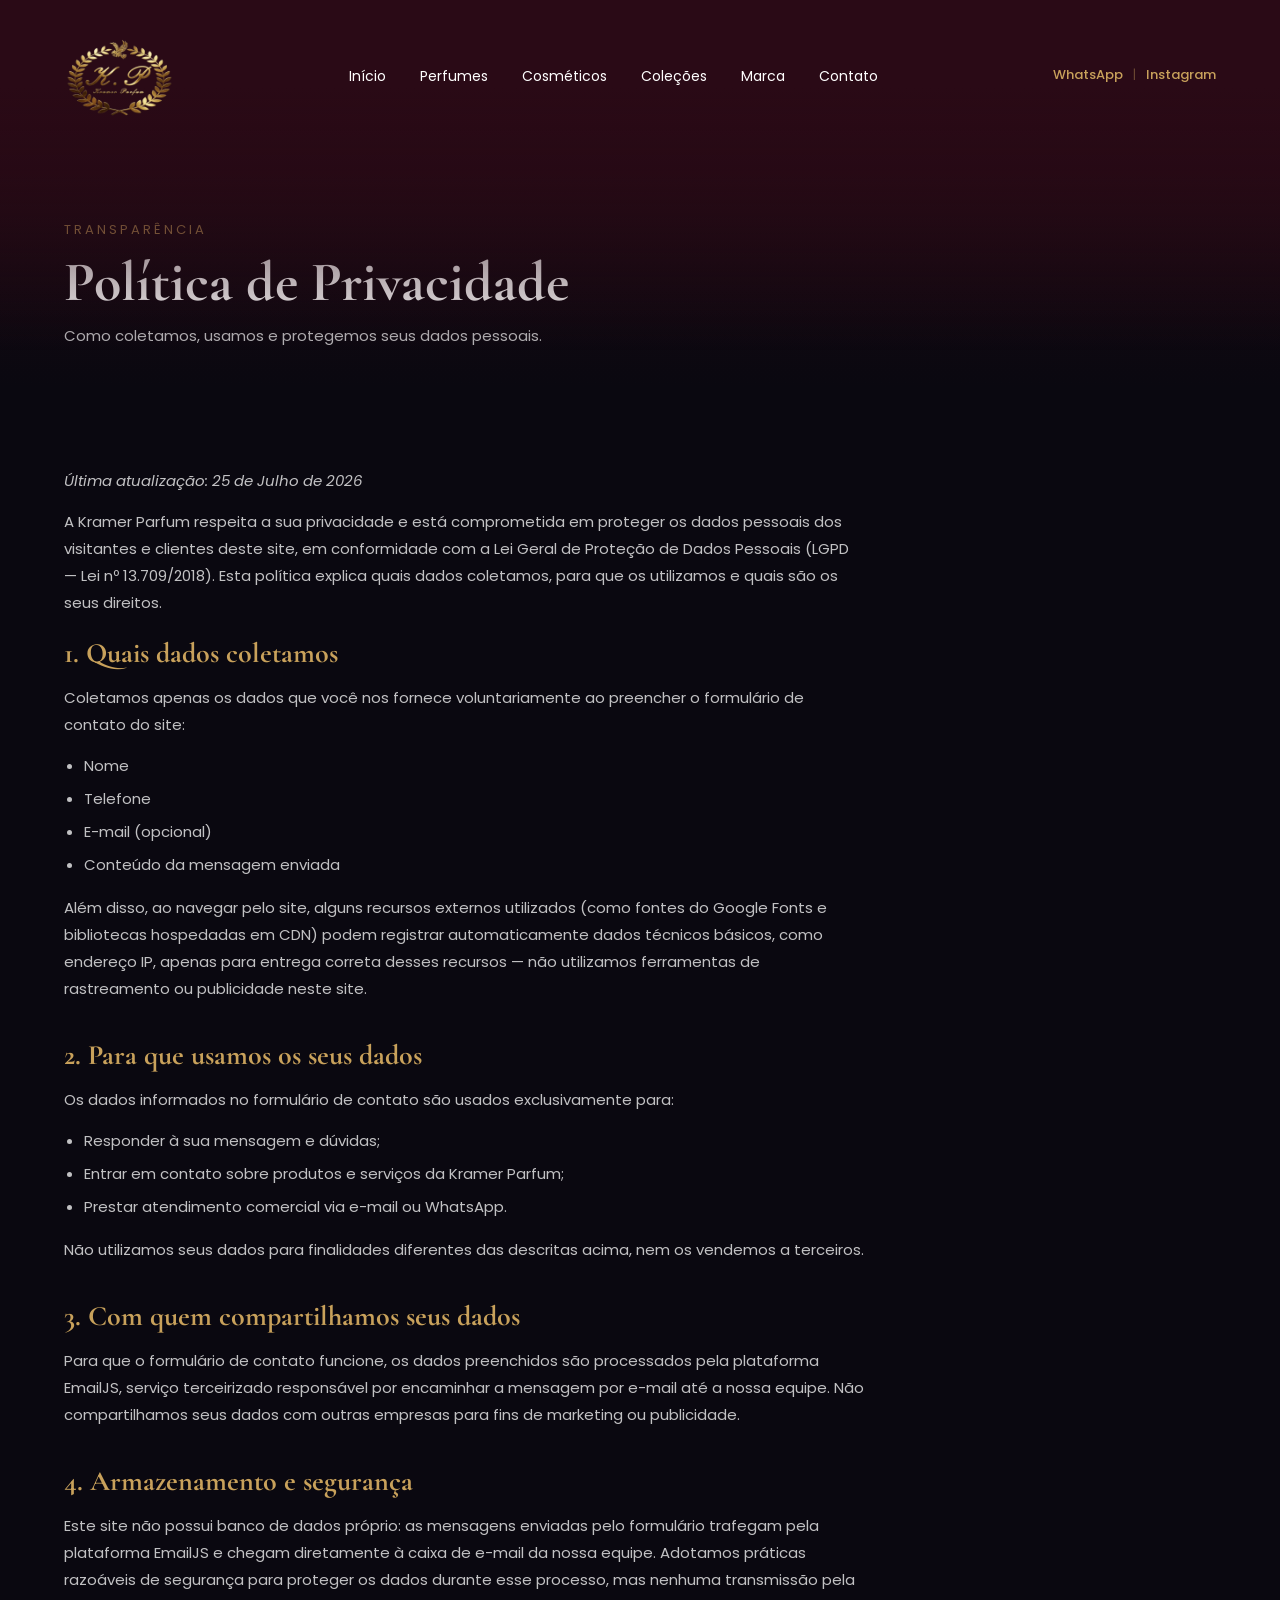
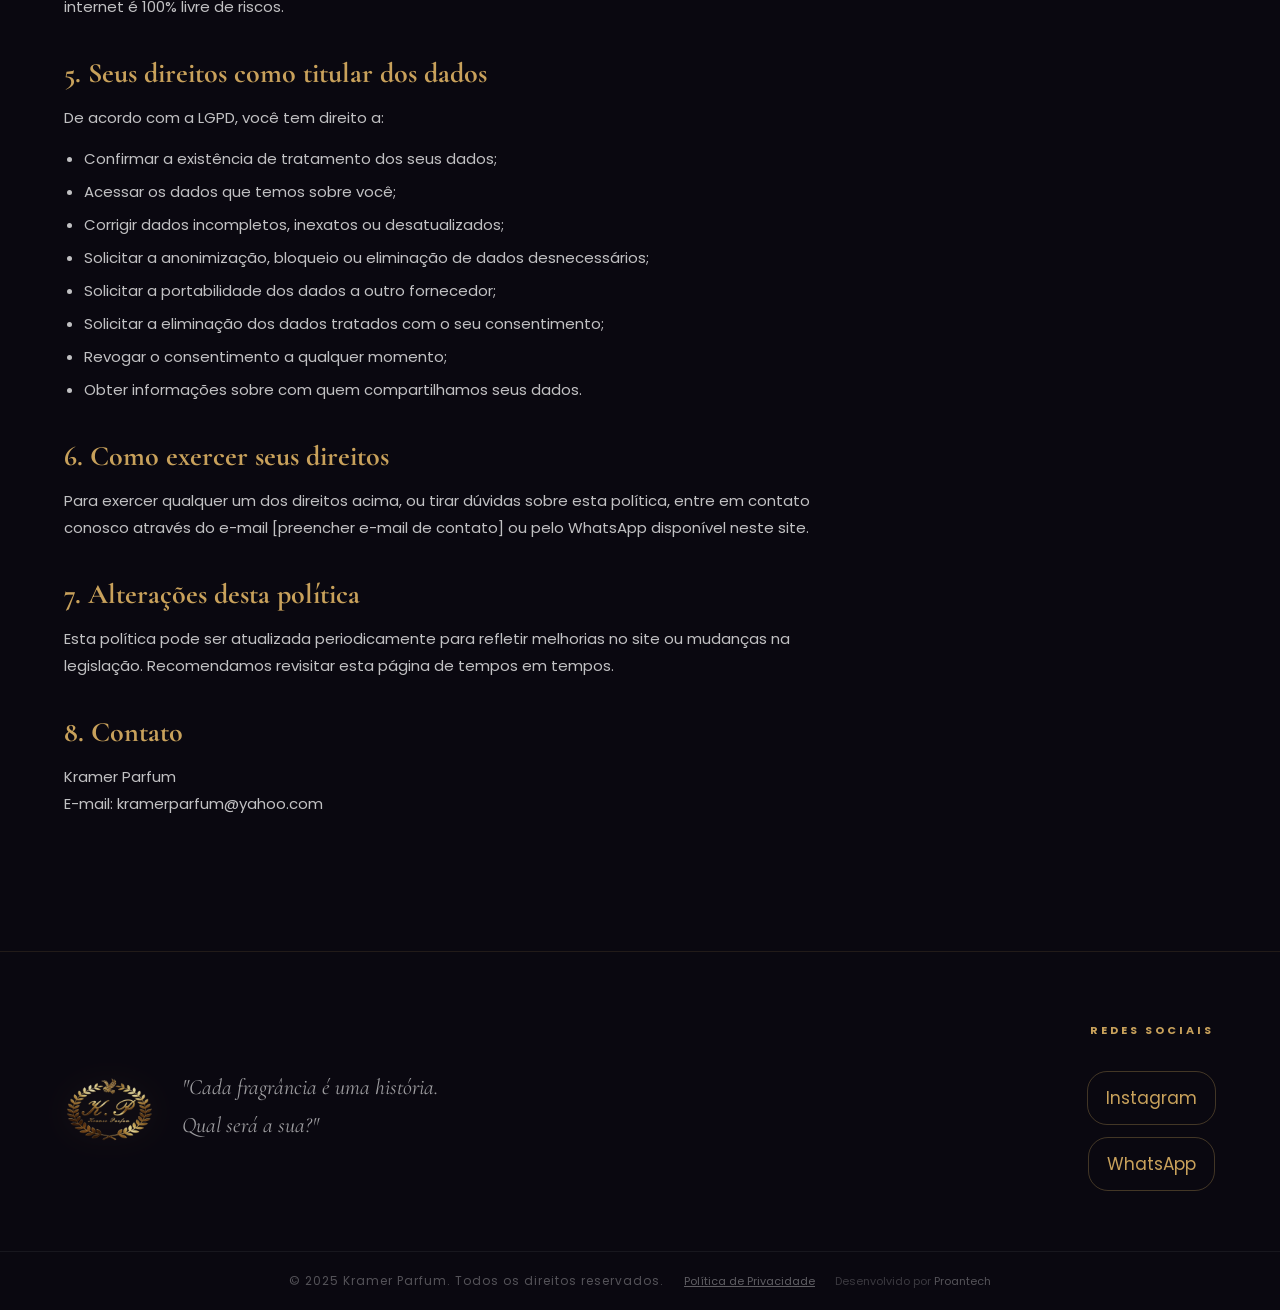
<file: privacidade.html>
<!DOCTYPE html>
<html lang="pt-BR">
<head>
    <meta charset="UTF-8">
        <link rel="icon" type="image/x-icon" href="imagens/logo/fivicon.ico">
    <meta name="viewport" content="width=device-width, initial-scale=1.0">
    <title>Política de Privacidade — Kramer Parfum</title>
    <link href="https://fonts.googleapis.com/css2?family=Poppins:wght@300;400;600&family=Cormorant+Garamond:wght@500;600&display=swap" rel="stylesheet">
    <link rel="stylesheet" href="style.css?v=1.5">
    <script src="config.js?v=1.1"></script>
</head>
<body data-page="privacidade">

<header class="header">
    <div class="container">
        <div class="logo"><img src="imagens/logo/logo.png" alt="Kramer Parfum"></div>
        <nav class="menu">
            <a href="index.html"      data-page="inicio">Início</a>
            <a href="perfumes.html"   data-page="perfumes">Perfumes</a>
            <a href="cosmeticos.html" data-page="cosmeticos">Cosméticos</a>
            <a href="colecoes.html"   data-page="colecoes">Coleções</a>
            <a href="marca.html"      data-page="marca">Marca</a>
            <a href="contato.html"    data-page="contato">Contato</a>
        </nav>
        <div class="header-social desktop-only"><a href="#" data-whatsapp target="_blank">WhatsApp</a><span class="header-social-sep">|</span><a href="https://instagram.com/kramerparfum" target="_blank">Instagram</a></div>
        <button class="hamburger" id="hamburger" onclick="toggleMenu()">
            <span></span><span></span><span></span>
        </button>
    </div>
</header>

<!-- MENU MOBILE -->
<div class="menu-mobile" id="menuMobile">
    <button class="menu-mobile-close" onclick="toggleMenu()">×</button>
    <nav class="menu-mobile-links">
        <a href="index.html"      data-page="inicio"     onclick="toggleMenu()">Início</a>
        <a href="perfumes.html"   data-page="perfumes"   onclick="toggleMenu()">Perfumes</a>
        <a href="cosmeticos.html" data-page="cosmeticos" onclick="toggleMenu()">Cosméticos</a>
        <a href="colecoes.html"   data-page="colecoes"   onclick="toggleMenu()">Coleções</a>
        <a href="marca.html"      data-page="marca"      onclick="toggleMenu()">Marca</a>
        <a href="contato.html"    data-page="contato"    onclick="toggleMenu()">Contato</a>
    </nav>
        <div class="menu-mobile-social">
        <a href="#" data-whatsapp target="_blank" class="menu-social-btn" title="WhatsApp">
            <svg width="24" height="24" fill="currentColor"><use href="imagens/icons.svg#icon-whatsapp"></use></svg>
        </a>
        <a href="https://instagram.com/kramerparfum" target="_blank" class="menu-social-btn" title="Instagram">
            <svg width="24" height="24" fill="none" stroke="currentColor" stroke-width="2" stroke-linecap="round" stroke-linejoin="round"><use href="imagens/icons.svg#icon-instagram"></use></svg>
        </a>
    </div>
</div>
<div class="menu-mobile-overlay" id="menuOverlay" onclick="toggleMenu()"></div>

<section class="page-hero">
    <div class="page-hero-overlay"></div>
    <div class="container page-hero-content">
        <span>Transparência</span>
        <h1>Política de Privacidade</h1>
        <p>Como coletamos, usamos e protegemos seus dados pessoais.</p>
    </div>
</section>

<section class="page-content container">
    <div class="privacidade-texto">

        <p><em>Última atualização: 25 de Julho de 2026</em></p>

        <p>A Kramer Parfum respeita a sua privacidade e está comprometida em proteger os dados pessoais dos visitantes e clientes deste site, em conformidade com a Lei Geral de Proteção de Dados Pessoais (LGPD — Lei nº 13.709/2018). Esta política explica quais dados coletamos, para que os utilizamos e quais são os seus direitos.</p>

        <h2>1. Quais dados coletamos</h2>
        <p>Coletamos apenas os dados que você nos fornece voluntariamente ao preencher o formulário de contato do site:</p>
        <ul>
            <li>Nome</li>
            <li>Telefone</li>
            <li>E-mail (opcional)</li>
            <li>Conteúdo da mensagem enviada</li>
        </ul>
        <p>Além disso, ao navegar pelo site, alguns recursos externos utilizados (como fontes do Google Fonts e bibliotecas hospedadas em CDN) podem registrar automaticamente dados técnicos básicos, como endereço IP, apenas para entrega correta desses recursos — não utilizamos ferramentas de rastreamento ou publicidade neste site.</p>

        <h2>2. Para que usamos os seus dados</h2>
        <p>Os dados informados no formulário de contato são usados exclusivamente para:</p>
        <ul>
            <li>Responder à sua mensagem e dúvidas;</li>
            <li>Entrar em contato sobre produtos e serviços da Kramer Parfum;</li>
            <li>Prestar atendimento comercial via e-mail ou WhatsApp.</li>
        </ul>
        <p>Não utilizamos seus dados para finalidades diferentes das descritas acima, nem os vendemos a terceiros.</p>

        <h2>3. Com quem compartilhamos seus dados</h2>
        <p>Para que o formulário de contato funcione, os dados preenchidos são processados pela plataforma EmailJS, serviço terceirizado responsável por encaminhar a mensagem por e-mail até a nossa equipe. Não compartilhamos seus dados com outras empresas para fins de marketing ou publicidade.</p>

        <h2>4. Armazenamento e segurança</h2>
        <p>Este site não possui banco de dados próprio: as mensagens enviadas pelo formulário trafegam pela plataforma EmailJS e chegam diretamente à caixa de e-mail da nossa equipe. Adotamos práticas razoáveis de segurança para proteger os dados durante esse processo, mas nenhuma transmissão pela internet é 100% livre de riscos.</p>

        <h2>5. Seus direitos como titular dos dados</h2>
        <p>De acordo com a LGPD, você tem direito a:</p>
        <ul>
            <li>Confirmar a existência de tratamento dos seus dados;</li>
            <li>Acessar os dados que temos sobre você;</li>
            <li>Corrigir dados incompletos, inexatos ou desatualizados;</li>
            <li>Solicitar a anonimização, bloqueio ou eliminação de dados desnecessários;</li>
            <li>Solicitar a portabilidade dos dados a outro fornecedor;</li>
            <li>Solicitar a eliminação dos dados tratados com o seu consentimento;</li>
            <li>Revogar o consentimento a qualquer momento;</li>
            <li>Obter informações sobre com quem compartilhamos seus dados.</li>
        </ul>

        <h2>6. Como exercer seus direitos</h2>
        <p>Para exercer qualquer um dos direitos acima, ou tirar dúvidas sobre esta política, entre em contato conosco através do e-mail [preencher e-mail de contato] ou pelo WhatsApp disponível neste site.</p>

        <h2>7. Alterações desta política</h2>
        <p>Esta política pode ser atualizada periodicamente para refletir melhorias no site ou mudanças na legislação. Recomendamos revisitar esta página de tempos em tempos.</p>

        <h2>8. Contato</h2>
        <p>Kramer Parfum<br>
        E-mail: kramerparfum@yahoo.com</p>

    </div>
</section>

<script src="cube.js?v=1.1"></script>

<!-- RODAPÉ -->
<footer class="footer">
    <div class="footer-topo container">

        <!-- ESQUERDA: logo + frase -->
        <div class="footer-marca">
            <img src="imagens/logo/logo.png" alt="Kramer Parfum">
            <p class="footer-frase">"Cada fragrância é uma história.<br>Qual será a sua?"</p>
            <!-- ícones só no mobile -->
            <div class="footer-social-mobile">
                <a href="https://instagram.com/kramerparfum" target="_blank" title="Instagram">
                    <svg width="20" height="20" fill="none" stroke="currentColor" stroke-width="2" stroke-linecap="round" stroke-linejoin="round"><use href="imagens/icons.svg#icon-instagram"></use></svg>
                </a>
                <a href="#" data-whatsapp target="_blank" title="WhatsApp">
                    <svg width="20" height="20" fill="currentColor"><use href="imagens/icons.svg#icon-whatsapp"></use></svg>
                </a>
            </div>
        </div>

        <!-- CENTRO: Proantech removido do grid, vai para o rodapé base -->

        <!-- DIREITA: redes sociais -->
        <div class="footer-redes">
            <h4>Redes Sociais</h4>
            <a href="https://instagram.com/kramerparfum" target="_blank" class="footer-rede-btn">Instagram</a>
            <a href="#" data-whatsapp target="_blank" class="footer-rede-btn">WhatsApp</a>
        </div>

    </div>

    <div class="footer-base">
        <p>© 2025 Kramer Parfum. Todos os direitos reservados.</p>
        <p class="footer-politica"><a href="privacidade.html">Política de Privacidade</a></p>
        <p class="footer-dev">Desenvolvido por <a href="https://proantech.vercel.app/" target="_blank">Proantech</a></p>
    </div>
</footer>

</body>
</html>
</file>
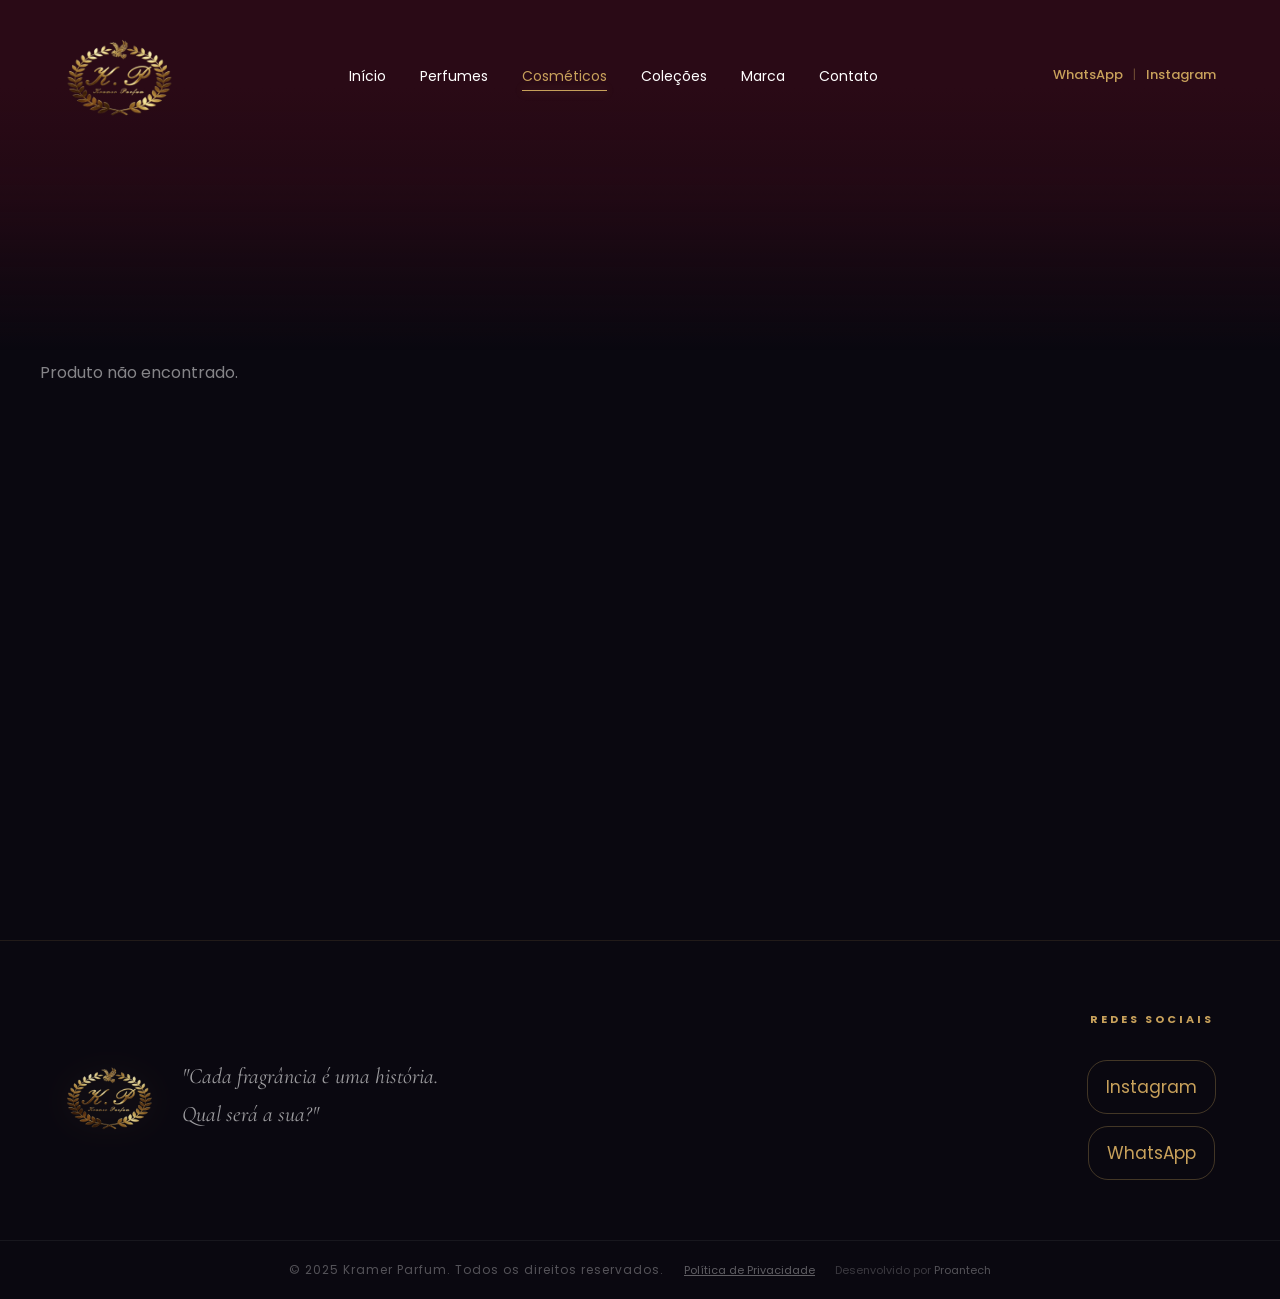
<file: produto-cosmetico.html>
<!DOCTYPE html>
<html lang="pt-BR">
<head>
    <meta charset="UTF-8">
        <link rel="icon" type="image/x-icon" href="imagens/logo/fivicon.ico">
    <meta name="viewport" content="width=device-width, initial-scale=1.0">
    <title>Kramer Parfum</title>
    <link href="https://fonts.googleapis.com/css2?family=Poppins:wght@300;400;600&family=Cormorant+Garamond:wght@500;600;700&display=swap" rel="stylesheet">
    <link rel="stylesheet" href="style.css?v=1.5">
    <script src="config.js?v=1.1"></script>
</head>
<body data-page="cosmeticos">

<header class="header">
    <div class="container">
        <div class="logo"><img src="imagens/logo/logo.png" alt="Kramer Parfum"></div>
        <nav class="menu">
            <a href="index.html"      data-page="inicio">Início</a>
            <a href="perfumes.html"   data-page="perfumes">Perfumes</a>
            <a href="cosmeticos.html" data-page="cosmeticos">Cosméticos</a>
            <a href="colecoes.html"   data-page="colecoes">Coleções</a>
            <a href="marca.html"      data-page="marca">Marca</a>
            <a href="contato.html"    data-page="contato">Contato</a>
        </nav>
        <div class="header-social desktop-only"><a href="#" data-whatsapp target="_blank">WhatsApp</a><span class="header-social-sep">|</span><a href="https://instagram.com/kramerparfum" target="_blank">Instagram</a></div>
        <button class="hamburger" id="hamburger" onclick="toggleMenu()">
            <span></span><span></span><span></span>
        </button>
    </div>
</header>

<!-- MENU MOBILE -->
<div class="menu-mobile" id="menuMobile">
    <button class="menu-mobile-close" onclick="toggleMenu()">×</button>
    <nav class="menu-mobile-links">
        <a href="index.html"      data-page="inicio"     onclick="toggleMenu()">Início</a>
        <a href="perfumes.html"   data-page="perfumes"   onclick="toggleMenu()">Perfumes</a>
        <a href="cosmeticos.html" data-page="cosmeticos" onclick="toggleMenu()">Cosméticos</a>
        <a href="colecoes.html"   data-page="colecoes"   onclick="toggleMenu()">Coleções</a>
        <a href="marca.html"      data-page="marca"      onclick="toggleMenu()">Marca</a>
        <a href="contato.html"    data-page="contato"    onclick="toggleMenu()">Contato</a>
    </nav>
        <div class="menu-mobile-social">
        <a href="#" data-whatsapp target="_blank" class="menu-social-btn" title="WhatsApp">
            <svg width="24" height="24" fill="currentColor"><use href="imagens/icons.svg#icon-whatsapp"></use></svg>
        </a>
        <a href="https://instagram.com/kramerparfum" target="_blank" class="menu-social-btn" title="Instagram">
            <svg width="24" height="24" fill="none" stroke="currentColor" stroke-width="2" stroke-linecap="round" stroke-linejoin="round"><use href="imagens/icons.svg#icon-instagram"></use></svg>
        </a>
    </div>
</div>
<div class="menu-mobile-overlay" id="menuOverlay" onclick="toggleMenu()"></div>

<div class="detalhe-wrap" id="detalheProduto"></div>

<script>
const params = new URLSearchParams(window.location.search);
const prodId = parseInt(params.get('id'));

fetch('data/cosmeticos.json?v=' + VERSAO)
    .then(r => r.json())
    .then(produtos => {
        const p = produtos.find(x => x.id === prodId);

        if(!p){
            document.getElementById('detalheProduto').innerHTML = '<p style="padding:200px 40px;text-align:center;opacity:.5">Produto não encontrado.</p>';
            return;
        }

        document.title = p.nome + ' — Kramer Parfum';
        const waLink = getWhatsAppLink('Olá! Tenho interesse no produto ' + p.whatsapp);
        const imagem = p.imagens ? p.imagens[0] : p.imagem;

        const notasHtml = p.notas ? `
                <div class="notas-wrap">
                    <h3>Notas Olfativas</h3>
                    <div class="notas-grid">
                        <div class="nota-item">
                            <span class="nota-label">Topo</span>
                            <p>${p.notas.topo}</p>
                        </div>
                        <div class="nota-item">
                            <span class="nota-label">Coração</span>
                            <p>${p.notas.coracao}</p>
                        </div>
                        <div class="nota-item">
                            <span class="nota-label">Fundo</span>
                            <p>${p.notas.fundo}</p>
                        </div>
                    </div>
                </div>` : '';

        const sugestaoHtml = p.sugestao ? `
                <div class="sugestao-wrap">
                    <h3>Sugestão de Uso</h3>
                    <p>${p.sugestao}</p>
                </div>` : '';

        document.getElementById('detalheProduto').innerHTML = `
            <a href="cosmeticos.html" class="btn-voltar">← Voltar</a>
            <div class="detalhe-img" style="background-image:url('${imagem}')">
                <div class="detalhe-img-overlay"></div>
            </div>
            <div class="detalhe-info">
                <span class="detalhe-categoria">${p.categoria}</span>
                <h1 class="detalhe-nome">${p.nome}</h1>
                <p class="detalhe-desc">${p.descricao}</p>
                ${notasHtml}
                ${sugestaoHtml}
                <div class="detalhe-compra">
                    <span class="detalhe-preco">${p.preco}</span>
                    <a href="${waLink}" target="_blank" class="btn-comprar">Compre já no WhatsApp</a>
                </div>
            </div>
        `;
    })
    .catch(() => {
        document.getElementById('detalheProduto').innerHTML = '<p style="padding:200px 40px;text-align:center;opacity:.5">Erro ao carregar produto.</p>';
    });
</script>
<script src="cube.js?v=1.1"></script>
<footer class="footer">
    <div class="footer-topo container">

        <!-- ESQUERDA: logo + frase -->
        <div class="footer-marca">
            <img src="imagens/logo/logo.png" alt="Kramer Parfum">
            <p class="footer-frase">"Cada fragrância é uma história.<br>Qual será a sua?"</p>
            <!-- ícones só no mobile -->
            <div class="footer-social-mobile">
                <a href="https://instagram.com/kramerparfum" target="_blank" title="Instagram">
                    <svg width="20" height="20" fill="none" stroke="currentColor" stroke-width="2" stroke-linecap="round" stroke-linejoin="round"><use href="imagens/icons.svg#icon-instagram"></use></svg>
                </a>
                <a href="#" data-whatsapp target="_blank" title="WhatsApp">
                    <svg width="20" height="20" fill="currentColor"><use href="imagens/icons.svg#icon-whatsapp"></use></svg>
                </a>
            </div>
        </div>

        <!-- CENTRO: Proantech removido do grid, vai para o rodapé base -->

        <!-- DIREITA: redes sociais -->
        <div class="footer-redes">
            <h4>Redes Sociais</h4>
            <a href="https://instagram.com/kramerparfum" target="_blank" class="footer-rede-btn">Instagram</a>
            <a href="#" data-whatsapp target="_blank" class="footer-rede-btn">WhatsApp</a>
        </div>

    </div>

    <div class="footer-base">
        <p>© 2025 Kramer Parfum. Todos os direitos reservados.</p>
        <p class="footer-politica"><a href="privacidade.html">Política de Privacidade</a></p>
        <p class="footer-dev">Desenvolvido por <a href="https://proantech.vercel.app/" target="_blank">Proantech</a></p>
    </div>
</footer>
</body>
</html>
</file>
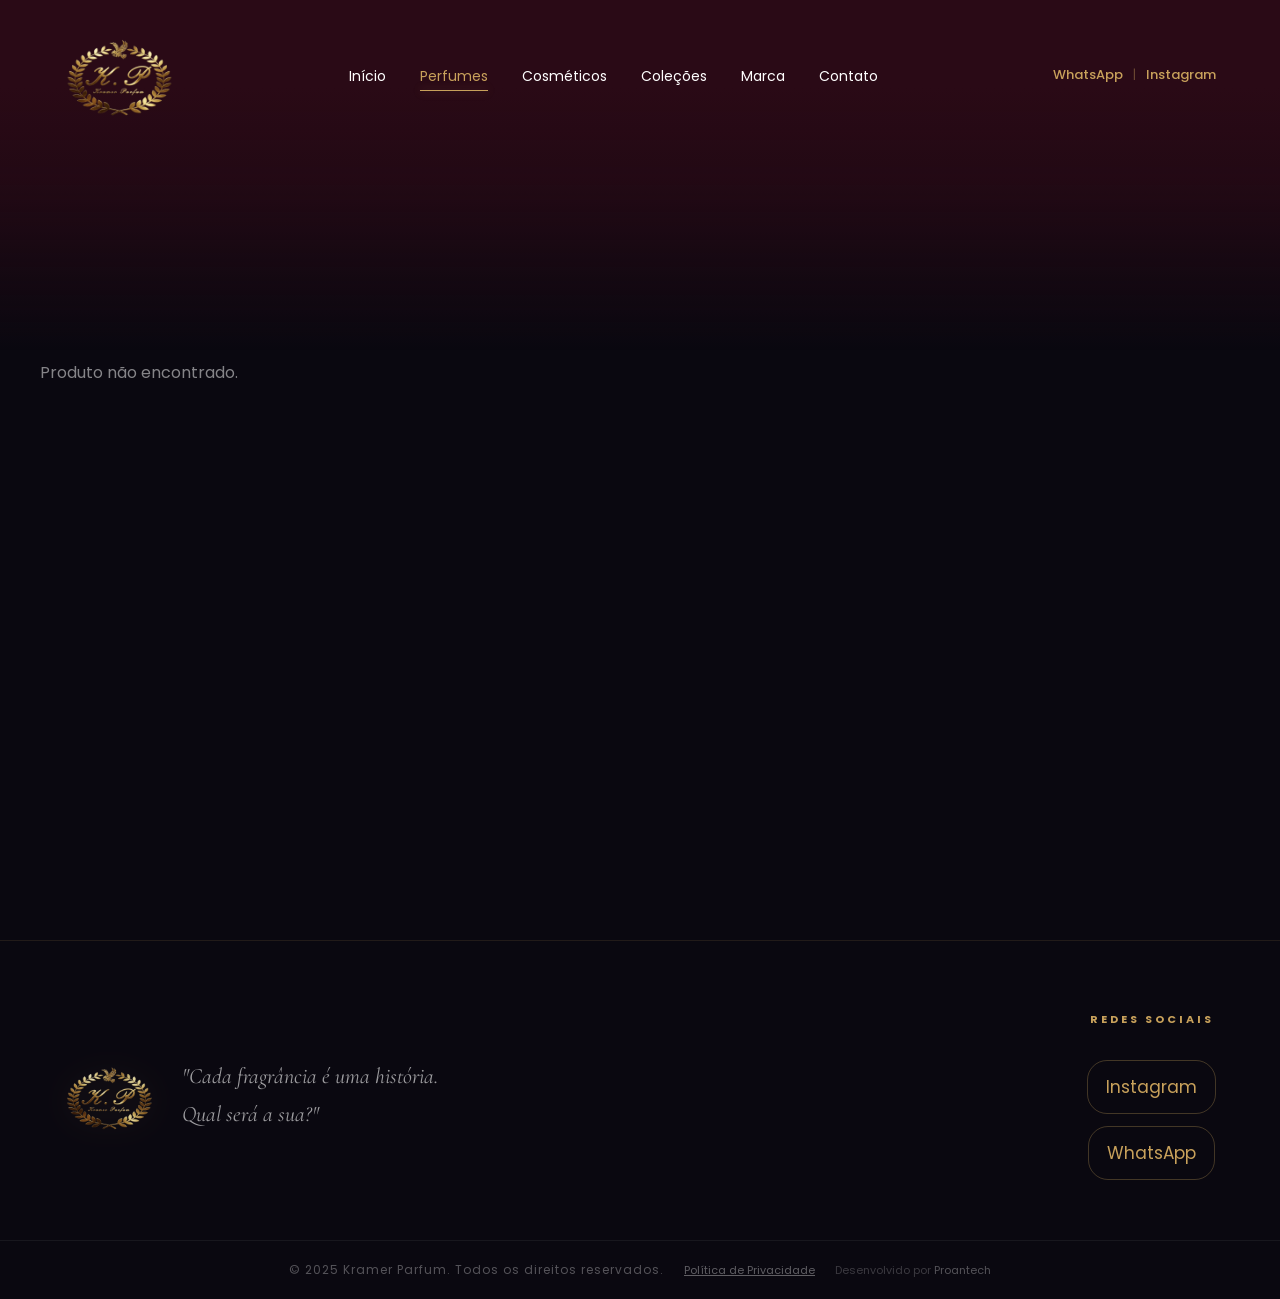
<file: produto.html>
<!DOCTYPE html>
<html lang="pt-BR">
<head>
    <meta charset="UTF-8">
        <link rel="icon" type="image/x-icon" href="imagens/logo/fivicon.ico">
    <meta name="viewport" content="width=device-width, initial-scale=1.0">
    <title>Kramer Parfum</title>
    <link href="https://fonts.googleapis.com/css2?family=Poppins:wght@300;400;600&family=Cormorant+Garamond:wght@500;600;700&display=swap" rel="stylesheet">
    <link rel="stylesheet" href="style.css?v=1.5">
    <script src="config.js?v=1.1"></script>
</head>
<body data-page="perfumes">

<header class="header">
    <div class="container">
        <div class="logo"><img src="imagens/logo/logo.png" alt="Kramer Parfum"></div>
        <nav class="menu">
            <a href="index.html"      data-page="inicio">Início</a>
            <a href="perfumes.html"   data-page="perfumes">Perfumes</a>
            <a href="cosmeticos.html" data-page="cosmeticos">Cosméticos</a>
            <a href="colecoes.html"   data-page="colecoes">Coleções</a>
            <a href="marca.html"      data-page="marca">Marca</a>
            <a href="contato.html"    data-page="contato">Contato</a>
        </nav>
        <div class="header-social desktop-only"><a href="#" data-whatsapp target="_blank">WhatsApp</a><span class="header-social-sep">|</span><a href="https://instagram.com/kramerparfum" target="_blank">Instagram</a></div>
        <button class="hamburger" id="hamburger" onclick="toggleMenu()">
            <span></span><span></span><span></span>
        </button>
    </div>
</header>

<!-- MENU MOBILE -->
<div class="menu-mobile" id="menuMobile">
    <button class="menu-mobile-close" onclick="toggleMenu()">×</button>
    <nav class="menu-mobile-links">
        <a href="index.html"      data-page="inicio"     onclick="toggleMenu()">Início</a>
        <a href="perfumes.html"   data-page="perfumes"   onclick="toggleMenu()">Perfumes</a>
        <a href="cosmeticos.html" data-page="cosmeticos" onclick="toggleMenu()">Cosméticos</a>
        <a href="colecoes.html"   data-page="colecoes"   onclick="toggleMenu()">Coleções</a>
        <a href="marca.html"      data-page="marca"      onclick="toggleMenu()">Marca</a>
        <a href="contato.html"    data-page="contato"    onclick="toggleMenu()">Contato</a>
    </nav>
        <div class="menu-mobile-social">
        <a href="#" data-whatsapp target="_blank" class="menu-social-btn" title="WhatsApp">
            <svg width="24" height="24" fill="currentColor"><use href="imagens/icons.svg#icon-whatsapp"></use></svg>
        </a>
        <a href="https://instagram.com/kramerparfum" target="_blank" class="menu-social-btn" title="Instagram">
            <svg width="24" height="24" fill="none" stroke="currentColor" stroke-width="2" stroke-linecap="round" stroke-linejoin="round"><use href="imagens/icons.svg#icon-instagram"></use></svg>
        </a>
    </div>
</div>
<div class="menu-mobile-overlay" id="menuOverlay" onclick="toggleMenu()"></div>

<div class="detalhe-wrap" id="detalheProduto"></div>

<script>
const params = new URLSearchParams(window.location.search);
const prodId = parseInt(params.get('id'));

fetch('data/produtos.json?v=' + VERSAO)
    .then(r => r.json())
    .then(produtos => {
        const p = produtos.find(x => x.id === prodId);

        if(!p){
            document.getElementById('detalheProduto').innerHTML = '<p style="padding:200px 40px;text-align:center;opacity:.5">Produto não encontrado.</p>';
            return;
        }

        document.title = p.nome + ' — Kramer Parfum';
        const waLink = getWhatsAppLink('Olá! Tenho interesse no perfume ' + p.whatsapp);
        const imagem = p.imagens ? p.imagens[0] : p.imagem;

        document.getElementById('detalheProduto').innerHTML = `
            <a href="perfumes.html" class="btn-voltar">← Voltar</a>
            <div class="detalhe-img" style="background-image:url('${imagem}')">
                <div class="detalhe-img-overlay"></div>
            </div>
            <div class="detalhe-info">
                <span class="detalhe-categoria">${p.categoria}</span>
                <h1 class="detalhe-nome">${p.nome}</h1>
                <p class="detalhe-desc">${p.descricao}</p>
                <div class="notas-wrap">
                    <h3>Notas Olfativas</h3>
                    <div class="notas-grid">
                        <div class="nota-item">
                            <span class="nota-label">Topo</span>
                            <p>${p.notas.topo}</p>
                        </div>
                        <div class="nota-item">
                            <span class="nota-label">Coração</span>
                            <p>${p.notas.coracao}</p>
                        </div>
                        <div class="nota-item">
                            <span class="nota-label">Fundo</span>
                            <p>${p.notas.fundo}</p>
                        </div>
                    </div>
                </div>
                <div class="sugestao-wrap">
                    <h3>Sugestão de Uso</h3>
                    <p>${p.sugestao}</p>
                </div>
                <div class="detalhe-compra">
                    <span class="detalhe-preco">${p.preco}</span>
                    <a href="${waLink}" target="_blank" class="btn-comprar">Compre já no WhatsApp</a>
                </div>
            </div>
        `;
    })
    .catch(() => {
        document.getElementById('detalheProduto').innerHTML = '<p style="padding:200px 40px;text-align:center;opacity:.5">Erro ao carregar produto.</p>';
    });
</script>
<script src="cube.js?v=1.1"></script>
<footer class="footer">
    <div class="footer-topo container">

        <!-- ESQUERDA: logo + frase -->
        <div class="footer-marca">
            <img src="imagens/logo/logo.png" alt="Kramer Parfum">
            <p class="footer-frase">"Cada fragrância é uma história.<br>Qual será a sua?"</p>
            <!-- ícones só no mobile -->
            <div class="footer-social-mobile">
                <a href="https://instagram.com/kramerparfum" target="_blank" title="Instagram">
                    <svg width="20" height="20" fill="none" stroke="currentColor" stroke-width="2" stroke-linecap="round" stroke-linejoin="round"><use href="imagens/icons.svg#icon-instagram"></use></svg>
                </a>
                <a href="#" data-whatsapp target="_blank" title="WhatsApp">
                    <svg width="20" height="20" fill="currentColor"><use href="imagens/icons.svg#icon-whatsapp"></use></svg>
                </a>
            </div>
        </div>

        <!-- CENTRO: Proantech removido do grid, vai para o rodapé base -->

        <!-- DIREITA: redes sociais -->
        <div class="footer-redes">
            <h4>Redes Sociais</h4>
            <a href="https://instagram.com/kramerparfum" target="_blank" class="footer-rede-btn">Instagram</a>
            <a href="#" data-whatsapp target="_blank" class="footer-rede-btn">WhatsApp</a>
        </div>

    </div>

    <div class="footer-base">
        <p>© 2025 Kramer Parfum. Todos os direitos reservados.</p>
        <p class="footer-politica"><a href="privacidade.html">Política de Privacidade</a></p>
        <p class="footer-dev">Desenvolvido por <a href="https://proantech.vercel.app/" target="_blank">Proantech</a></p>
    </div>
</footer>
</body>
</html>
</file>
<file: style.css>
*{
    margin:0;
    padding:0;
    box-sizing:border-box;
    font-family:'Poppins', sans-serif;
}

body{
    background:#0a0810;
    color:#fff;
}

/* trava o scroll da página por trás quando um popup (showcase) está aberto
   (usa position:fixed em vez de só overflow:hidden porque overflow sozinho
   não segura o scroll por toque em vários navegadores mobile, ex. iOS) */
body.popup-open{
    position:fixed;
    width:100%;
    overflow:hidden;
}

/* =========================
HEADER
========================= */
.header{
    position:fixed;
    width:100%;
    top:0;
    left:0;
    padding:20px 0 220px 0;
    z-index:1000;
    background: linear-gradient(
        to bottom,
        rgba(42,10,22,1)   0%,
        rgba(42,10,22,1)   25%,
        rgba(42,10,22,.8)  50%,
        rgba(42,10,22,.4)  75%,
        rgba(42,10,22,.0)  100%
    );
    transition:.4s;
    pointer-events:none;
}

/* permite cliques nos filhos do header */
.header .container{
    pointer-events:all;
}

.header::after{
    display:none;
}

.header.scrolled{
    background: linear-gradient(
        to bottom,
        rgba(42,10,22,1)   0%,
        rgba(42,10,22,1)   25%,
        rgba(42,10,22,.8)  50%,
        rgba(42,10,22,.4)  75%,
        rgba(42,10,22,.0)  100%
    );
}

.container{
    width:90%;
    max-width:1200px;
    margin:auto;
    display:flex;
    justify-content:space-between;
    align-items:center;
}

.logo img{
    height:110px;
    width:auto;
    object-fit:contain;
    display:block;
}

.menu a{
    position:relative;
    margin:0 15px;
    color:#fff;
    text-decoration:none;
    font-size:14px;
    padding:5px 0;
    transition:.3s;
}

/* linha animada */
.menu a::after{
    content:"";
    position:absolute;
    left:0;
    bottom:0;
    width:0%;
    height:1px;
    background:#C8A15B;
    transition:width .3s ease;
}

/* hover efeito */
.menu a:hover{
    color:#C8A15B;
}

.menu a:hover::after{
    width:100%;
}

.menu a::after{
    box-shadow:0 0 10px rgba(200,161,91,.4);
}

.btn-whatsapp{
    background:transparent;
    border:1px solid #C8A15B;
    color:#C8A15B;
    padding:10px 18px;
    border-radius:20px;
    text-decoration:none;
    display:inline-block;
    font-weight:500;
    transition:.3s;
}

/* hover premium */
.btn-whatsapp:hover{
    background:#C8A15B;
    color:#0f172a;
    transform:translateY(-2px);
}

/* =========================
HERO
========================= */
.hero{
    height:100vh;
    position:relative;
}

.hero-bg-gradient{
    position:absolute;
    inset:0;
    z-index:1;
    pointer-events:none;
    background:
        linear-gradient(
            to bottom,
            transparent 50%,
            rgba(10,8,16,.3) 65%,
            rgba(10,8,16,.7) 80%,
            rgba(10,8,16,1)  95%,
            rgba(10,8,16,1)  100%
        ),
        linear-gradient(
            90deg,
            rgba(74,15,31,.85) 0%,
            rgba(15,23,42,.40) 50%,
            rgba(0,0,0,.85) 100%
        );
}

/* Swiper */
.swiper{
    width:100%;
    height:100%;
}

.swiper-slide{
    position:relative;
    display:flex;
    align-items:center;
}

/* BACKGROUNDS */
.slide1{
    background:url("imagens/produtos/perfumes/ocean.png") center/cover no-repeat;
}

.slide2{
    background:url("imagens/produtos/perfumes/mafios.png") center/cover no-repeat;
}

.slide3{
    background:url("imagens/produtos/perfumes/zaraia.png") center/cover no-repeat;
}

.slide4{
    background:url("imagens/produtos/perfumes/anurby.png") center/cover no-repeat;
}

.slide5{
    background:url("imagens/produtos/perfumes/bloodesilk.png") center/cover no-repeat;
}

/* OVERLAY */
.overlay{
    position:absolute;
    inset:0;
    background: linear-gradient(
        90deg,
        rgba(10,10,10,.85),
        rgba(10,10,10,.4),
        rgba(10,10,10,.1)
    );
}

/* CONTENT */
.content{
    position:relative;
    z-index:2;
    padding-top:320px;
}

.text{
    max-width:520px;
}

/* animação premium */
.text span,
.text h1,
.text p,
.buttons{
    opacity:0;
    transform:translateY(20px);
    animation:fadeUp .8s forwards;
}

.text span{ animation-delay:.2s; }
.text h1{ animation-delay:.4s; }
.text p{ animation-delay:.6s; }
.buttons{ animation-delay:.8s; }

.text span{
    color:#C8A15B;
    letter-spacing:3px;
    font-size:13px;
    text-transform:uppercase;
}

.nome-mobile{
    display:none;
}

.text h1{
    font-size:64px;
    font-family:'Cormorant Garamond', serif;
    margin:10px 0;
}

.text p{
    opacity:.8;
    line-height:1.6;
    margin-bottom:25px;
}

/* BUTTONS */
.buttons{
    display:flex;
    gap:12px;
    flex-wrap:wrap;
}

.buttons a{
    display:inline-block;
    padding:12px 22px;
    border-radius:30px;
    text-decoration:none;
    transition:.3s;
    font-weight:500;
}

.buttons a:first-child{
    background:#C8A15B;
    color:#111;
}

.buttons a:hover{
    transform:translateY(-3px);
}

/* ANIMATION */
@keyframes fadeUp{
    to{
        opacity:1;
        transform:translateY(0);
    }
}

/* PAGINATION */
.swiper-pagination-bullet{
    background:#fff;
    opacity:.4;
}

.swiper-pagination-bullet-active{
    background:#C8A15B;
    opacity:1;
}

/* =========================
SHOWCASE
========================= */
.showcase{
    position:fixed;
    inset:0;
    opacity:0;
    visibility:hidden;
    transition:.4s ease;
    z-index:9999;
}

.showcase.active{
    opacity:1;
    visibility:visible;
}

.showcase-overlay{
    position:absolute;
    inset:0;
    background:rgba(0,0,0,.6);
    backdrop-filter:blur(10px);
}

.showcase-content{
    position:relative;
    width:85%;
    height:85%;
    margin:5% auto;
    background: linear-gradient(135deg, #3a0b18 0%, #1a0a10 50%, #0a0810 100%);
    border-radius:20px;
    display:flex;
    overflow:hidden;
    box-shadow:0 20px 60px rgba(0,0,0,.6);

    transform:scale(.9);
    opacity:0;
    transition:.4s;
}

.showcase.active .showcase-content{
    transform:scale(1);
    opacity:1;
}

.showcaseSwiper{
    width:60%;
    height:100%;
}

.showcaseSwiper img{
    width:100%;
    height:100%;
    object-fit:cover;
}

.info{
    width:40%;
    padding:40px;
    overflow-y:auto;
    display:flex;
    flex-direction:column;
}

.info h2{
    font-size:40px;
    font-family:'Cormorant Garamond', serif;
}

.info p{
    margin:20px 0;
    opacity:.8;
    line-height:1.6;
}

/* botões do popup de perfume: "Comprar já" + "Ir para Perfumes" lado a lado */
.showcase-buttons{
    display:flex;
    gap:12px;
    flex-wrap:wrap;
    margin-top:auto;
    padding-top:24px;
}

/* "Comprar já": todo dourado, letras brancas */
.btn-comprar-ja{
    background:#C8A15B;
    border:1px solid #C8A15B;
    color:#000000;
    padding:10px 18px;
    border-radius:20px;
    text-decoration:none;
    display:inline-block;
    font-weight:500;
    transition:.3s;
}

.btn-comprar-ja:hover{
    background:#b8924f;
    transform:translateY(-2px);
}

/* Botão estilo outline dourado (borda + texto dourados) — usado no
   popup ("Ir para Perfumes") e na página de perfumes ("Ver Contratipos") */
.btn-perfumes{
    background:transparent;
    border:1px solid #C8A15B;
    color:#C8A15B;
    padding:10px 18px;
    border-radius:20px;
    text-decoration:none;
    display:inline-block;
    font-weight:500;
    transition:.3s;
}

.btn-perfumes:hover{
    background:rgba(200,161,91,.1);
    transform:translateY(-2px);
}

/* ajuste de espaçamento do botão dentro do hero de página (perfumes/contratipo) */
.btn-ver-contratipo,
.btn-ver-marca-propria{
    margin-top:14px;
}

.close{
    position:absolute;
    top:15px;
    right:20px;
    font-size:30px;
    background:none;
    border:none;
    color:#fff;
    cursor:pointer;
}

/* =========================
RESPONSIVO
========================= */
@media(max-width:768px){

.hero h1{
    font-size:42px;
}

/* HERO MOBILE: texto empilhado em cima, botão "Conhecer" embaixo.
   O h1 e o span originais (label "Coleção Premium" etc) ficam
   escondidos; o .nome-mobile (novo elemento, só existe no HTML
   além do span/h1 originais) assume o papel de título aqui.
   No desktop nada disso é aplicado — .nome-mobile fica oculto. */
.content{
    padding-top: 0;
    display:flex;
    align-items:flex-end;
    min-height:100%;
    padding-bottom: 50px;
}

.text{
    max-width:100%;
    width:100%;
}

/* esconde o h1 e o span originais (label "Coleção Premium" etc);
   o .nome-mobile assume o papel de título aqui */
.text h1,
.text > span:not(.nome-mobile){
    display:none;
}

.nome-mobile{
    display:block;
    color:#fff;
    font-family:'Cormorant Garamond', serif;
    font-size:34px;
    font-weight:600;
    letter-spacing:0;
    text-transform:none;
    margin-bottom:8px;
    text-shadow: 0 1px 8px rgba(0,0,0,.6);
}

.text p{
    max-width: 90%;
    font-size:15px;
    line-height:1.5;
    margin-bottom:20px;
    text-shadow: 0 1px 6px rgba(0,0,0,.6);
}

/* overlay mais forte embaixo no mobile, pra garantir contraste
   do texto mesmo com fundo claro/produto claro */
.hero-bg-gradient{
    background:
        linear-gradient(
            to bottom,
            transparent 35%,
            rgba(10,8,16,.55) 60%,
            rgba(10,8,16,.85) 80%,
            rgba(10,8,16,1)  100%
        );
}

.overlay{
    background: linear-gradient(
        to bottom,
        rgba(10,10,10,.15),
        rgba(10,10,10,.25) 50%,
        rgba(10,10,10,.6) 100%
    );
}

.showcase-content{
    flex-direction:column;
    width:95%;
    height:90%;
}

.showcaseSwiper{
    width:100%;
    height:45%;
    flex-shrink:0;
}

.info{
    width:100%;
    flex:1;
    padding:16px 20px 24px;
    overflow-y:auto;
}

.info h2{
    font-size:28px;
}

.showcase-buttons{
    flex-direction:column;
    gap:10px;
}

.btn-comprar-ja,
.btn-perfumes{
    display:block;
    text-align:center;
    width:100%;
    box-sizing:border-box;
}

/* botão fechar sempre visível no mobile */
.close{
    position:fixed;
    top:calc(5vh + 8px);
    left:calc(2.5% + 8px);
    right:auto;
    z-index:99999;
    background:rgba(0,0,0,.5);
    border-radius:50%;
    width:36px;
    height:36px;
    display:flex;
    align-items:center;
    justify-content:center;
    font-size:22px;
}

.slide1,
.slide2,
.slide3,
.slide4,
.slide5{
    background-blend-mode: multiply;
    background-color: rgba(0,0,0,.25);
}

}

/* Link ativo no menu */
.menu a.active{
    color:#C8A15B;
}
.menu a.active::after{
    width:100%;
}

/* =========================
PÁGINAS INTERNAS
========================= */

/* Hero das páginas internas */
.page-hero{
    position:relative;
    min-height:300px;
    display:flex;
    align-items:flex-end;
    padding-top:220px;
    padding-bottom:40px;
}

.page-hero-overlay{
    position:absolute;
    inset:0;
    background: linear-gradient(
        to bottom,
        rgba(42,10,22,.95) 0%,
        rgba(26,10,18,.7)  60%,
        rgba(13,8,16,0)    100%
    );
}

.page-hero-content{
    position:relative;
    z-index:2;
    flex-direction:column;
    align-items:flex-start;
    gap:8px;
}

.page-hero-content span{
    color:#C8A15B;
    letter-spacing:3px;
    font-size:13px;
    text-transform:uppercase;
}

.page-hero-content h1{
    font-size:56px;
    font-family:'Cormorant Garamond', serif;
    margin:0;
}

.page-hero-content p{
    opacity:.7;
    font-size:15px;
    text-decoration:none;
}

/* garante que nenhum elemento dentro do page-hero-content herde sublinhado */
.page-hero-content *{
    text-decoration:none;
}

/* Grid de produtos */
.produtos-grid{
    display:grid;
    grid-template-columns: repeat(auto-fill, minmax(260px, 1fr));
    gap:30px;
    padding:60px 0 80px;
    flex-direction:column;
    align-items:unset;
    justify-content:unset;
}

.produto-card{
    background:rgba(255,255,255,.04);
    border:1px solid rgba(200,161,91,.15);
    border-radius:16px;
    overflow:hidden;
    transition:.3s;
    cursor:pointer;
}

.produto-card:hover{
    border-color:rgba(200,161,91,.5);
    transform:translateY(-6px);
    box-shadow:0 20px 40px rgba(0,0,0,.4);
}

.produto-card img{
    width:100%;
    height:280px;
    object-fit:cover;
}

.produto-info{
    padding:20px;
}

.produto-info span{
    color:#C8A15B;
    font-size:11px;
    letter-spacing:2px;
    text-transform:uppercase;
}

.produto-info h3{
    font-family:'Cormorant Garamond', serif;
    font-size:28px;
    margin:6px 0 8px;
}

.produto-info p{
    font-size:13px;
    opacity:.7;
    margin-bottom:16px;
    line-height:1.5;
}

/* Em breve / textos internos */
.page-content{
    padding:80px 0;
    flex-direction:column;
    align-items:flex-start;
    justify-content:flex-start;
}

.em-breve{
    text-align:center;
    width:100%;
    padding:80px 20px;
}

.em-breve h2{
    font-family:'Cormorant Garamond', serif;
    font-size:48px;
    color:#C8A15B;
    margin-bottom:16px;
}

.em-breve p{
    opacity:.7;
    margin-bottom:30px;
    font-size:15px;
}

.marca-texto h2{
    font-family:'Cormorant Garamond', serif;
    font-size:40px;
    color:#C8A15B;
    margin-bottom:20px;
}

.marca-texto p{
    opacity:.75;
    line-height:1.8;
    font-size:15px;
    max-width:700px;
    margin-bottom:16px;
}

/* =========================
POLÍTICA DE PRIVACIDADE
========================= */
.privacidade-texto{
    max-width:800px;
}

.privacidade-texto h2{
    font-family:'Cormorant Garamond', serif;
    font-size:28px;
    color:#C8A15B;
    margin:36px 0 14px;
}

.privacidade-texto h2:first-of-type{
    margin-top:20px;
}

.privacidade-texto p{
    opacity:.75;
    line-height:1.8;
    font-size:15px;
    margin-bottom:14px;
}

.privacidade-texto ul{
    margin:0 0 16px 20px;
    opacity:.75;
    line-height:1.8;
    font-size:15px;
}

.privacidade-texto li{
    margin-bottom:6px;
}

.contato-box{
    display:flex;
    gap:40px;
    flex-wrap:wrap;
}

.contato-item{
    flex:1;
    min-width:240px;
    background:rgba(255,255,255,.04);
    border:1px solid rgba(200,161,91,.15);
    border-radius:16px;
    padding:40px;
}

.contato-item h3{
    font-family:'Cormorant Garamond', serif;
    font-size:32px;
    color:#C8A15B;
    margin-bottom:12px;
}

.contato-item p{
    opacity:.7;
    margin-bottom:24px;
    line-height:1.6;
}

/* =========================
FORMULÁRIO DE CONTATO
========================= */
.contato-form-wrap{
    margin-top:40px;
    background:rgba(255,255,255,.04);
    border:1px solid rgba(200,161,91,.15);
    border-radius:16px;
    padding:40px;
}

.contato-form-wrap h3{
    font-family:'Cormorant Garamond', serif;
    font-size:32px;
    color:#C8A15B;
    margin-bottom:12px;
}

.contato-form-wrap > p{
    opacity:.7;
    margin-bottom:28px;
    line-height:1.6;
}

.form-row{
    display:grid;
    grid-template-columns:1fr 1fr;
    gap:20px;
}

.form-group{
    margin-bottom:20px;
    display:flex;
    flex-direction:column;
}

.form-group label{
    font-size:13px;
    opacity:.75;
    margin-bottom:8px;
}

.form-group input,
.form-group textarea{
    background:rgba(255,255,255,.05);
    border:1px solid rgba(200,161,91,.25);
    border-radius:8px;
    padding:12px 14px;
    color:#fff;
    font-size:14px;
    font-family:'Poppins', sans-serif;
    transition:.3s;
}

.form-group input::placeholder,
.form-group textarea::placeholder{
    color:rgba(255,255,255,.35);
}

.form-group input:focus,
.form-group textarea:focus{
    outline:none;
    border-color:#C8A15B;
    background:rgba(255,255,255,.08);
}

.form-group textarea{
    resize:vertical;
}

.form-group .input-erro{
    border-color:#e05c5c;
    background:rgba(224,92,92,.08);
}

.captcha-row{
    display:flex;
    gap:10px;
    align-items:center;
}

.captcha-row input{
    flex:1;
}

.captcha-refresh{
    background:transparent;
    border:1px solid rgba(200,161,91,.35);
    color:#C8A15B;
    width:44px;
    height:44px;
    border-radius:8px;
    font-size:18px;
    cursor:pointer;
    transition:.3s;
    flex-shrink:0;
}

.captcha-refresh:hover{
    background:rgba(200,161,91,.15);
}

.form-msg{
    min-height:20px;
    font-size:13px;
    margin-bottom:12px;
}

.form-msg.erro{
    color:#e05c5c;
}

.form-msg.sucesso{
    color:#7bc47f;
}

.form-check{
    margin-bottom:24px;
}

.checkbox-label{
    display:flex;
    align-items:flex-start;
    gap:10px;
    font-size:13px;
    opacity:.8;
    line-height:1.5;
    cursor:pointer;
}

.checkbox-label input[type="checkbox"]{
    margin-top:3px;
    width:16px;
    height:16px;
    accent-color:#C8A15B;
    flex-shrink:0;
    cursor:pointer;
}

.checkbox-label a{
    color:#C8A15B;
    text-decoration:underline;
}

.form-check.input-erro{
    outline:1px solid #e05c5c;
    border-radius:8px;
    padding:6px;
    margin-left:-6px;
    margin-right:-6px;
}

.btn-enviar-contato{
    border:none;
    cursor:pointer;
}

@media(max-width:700px){
    .form-row{
        grid-template-columns:1fr;
    }
}


/* =========================
DETALHE DO PRODUTO
========================= */
.detalhe-wrap{
    display:flex;
    min-height:100vh;
    padding-top:160px;
}

.detalhe-img{
    position:fixed;
    top:0;
    left:0;
    width:40%;
    height:100vh;
    background-size:cover;
    background-position:center;
    z-index:0;
}

.detalhe-img-overlay{
    position:absolute;
    inset:0;
    background: linear-gradient(
        to right,
        rgba(10,5,15,.1)  0%,
        rgba(15,10,20,.5) 60%,
        rgba(15,10,20,1)  100%
    );
}

.btn-voltar{
    position:fixed;
    top:150px;
    left:70px;
    color:#C8A15B;
    text-decoration:none;
    font-size:14px;
    letter-spacing:1px;
    transition:.3s;
    z-index:2000;
    background:rgba(10,5,15,.5);
    padding:8px 16px;
    border-radius:20px;
    border:1px solid rgba(200,161,91,.3);
    backdrop-filter:blur(6px);
}

.btn-voltar:hover{
    opacity:.7;
}

.detalhe-info{
    margin-left:40%;
    width:60%;
    padding:60px 60px 80px 60px;
    min-height:100vh;
    display:flex;
    flex-direction:column;
    justify-content:center;
    gap:20px;
    background: linear-gradient(
        to bottom,
        #0f0a14 0%,
        #0f0a14 100%
    );
}

.detalhe-categoria{
    color:#C8A15B;
    font-size:12px;
    letter-spacing:3px;
    text-transform:uppercase;
}

.detalhe-nome{
    font-family:'Cormorant Garamond', serif;
    font-size:64px;
    line-height:1.1;
    margin:0;
}

.detalhe-desc{
    opacity:.75;
    line-height:1.8;
    font-size:15px;
    max-width:480px;
}

/* Notas olfativas */
.notas-wrap h3,
.sugestao-wrap h3{
    font-family:'Cormorant Garamond', serif;
    font-size:22px;
    color:#C8A15B;
    margin-bottom:14px;
    letter-spacing:1px;
}

.notas-grid{
    display:flex;
    gap:16px;
    flex-wrap:wrap;
}

.nota-item{
    flex:1;
    min-width:130px;
    background:rgba(200,161,91,.07);
    border:1px solid rgba(200,161,91,.2);
    border-radius:12px;
    padding:16px 18px;
}

.nota-label{
    display:block;
    color:#C8A15B;
    font-size:11px;
    letter-spacing:2px;
    text-transform:uppercase;
    margin-bottom:6px;
}

.nota-item p{
    font-size:13px;
    opacity:.8;
    line-height:1.5;
    margin:0;
}

/* Sugestão de uso */
.sugestao-wrap p{
    font-size:14px;
    opacity:.75;
    line-height:1.7;
    max-width:480px;
}

/* Compra */
.detalhe-compra{
    display:flex;
    align-items:center;
    gap:24px;
    margin-top:8px;
    flex-wrap:wrap;
}

.detalhe-preco{
    font-family:'Cormorant Garamond', serif;
    font-size:40px;
    color:#C8A15B;
    font-weight:600;
}

.btn-comprar{
    display:inline-block;
    background:#C8A15B;
    color:#111;
    padding:14px 28px;
    border-radius:30px;
    text-decoration:none;
    font-weight:600;
    font-size:14px;
    transition:.3s;
    white-space:nowrap;
}

.btn-comprar:hover{
    transform:translateY(-3px);
    box-shadow:0 10px 30px rgba(200,161,91,.35);
}

/* Preço nos cards */
.produto-preco{
    color:#C8A15B;
    font-family:'Cormorant Garamond', serif;
    font-size:22px;
    margin-top:8px;
    font-weight:600;
}

/* card como link */
.produto-card{
    text-decoration:none;
    color:inherit;
    display:block;
}

/* Responsivo detalhe */
@media(max-width:768px){
    .detalhe-wrap{
        flex-direction:column;
        padding-top:0;
    }

    .detalhe-img{
        position:relative;
        width:100%;
        height:50vh;
    }

    .detalhe-info{
        margin-left:0;
        width:100%;
        padding:40px 24px 60px;
    }

    .detalhe-nome{
        font-size:42px;
    }

    .btn-voltar{
        top:130px;
        left:20px;
    }
}

/* =========================
NOSSA HISTÓRIA
========================= */
.historia{
    padding:100px 0;
    position:relative;
    background:rgba(10,8,16,1);
}

.historia-inner{
    display:flex;
    align-items:center;
    gap:80px;
    flex-direction:row;
}

.historia-texto{
    flex:1;
    display:flex;
    flex-direction:column;
    gap:18px;
}

.secao-label{
    color:#C8A15B;
    font-size:12px;
    letter-spacing:3px;
    text-transform:uppercase;
}

.historia-texto h2{
    font-family:'Cormorant Garamond', serif;
    font-size:44px;
    line-height:1.2;
    margin:0;
}

.historia-texto p{
    opacity:.75;
    line-height:1.8;
    font-size:15px;
    max-width:520px;
}

.btn-historia{
    display:inline-block;
    color:#C8A15B;
    text-decoration:none;
    font-size:14px;
    letter-spacing:1px;
    border-bottom:1px solid rgba(200,161,91,.4);
    padding-bottom:4px;
    width:fit-content;
    transition:.3s;
    margin-top:8px;
}

.btn-historia:hover{
    opacity:.7;
}

.historia-imagem{
    flex:0 0 340px;
    display:flex;
    align-items:center;
    justify-content:center;
}

.historia-imagem img{
    width:100%;
    max-width:320px;
    opacity:.85;
    filter:drop-shadow(0 0 40px rgba(200,161,91,.2));
}

/* divisor sutil entre seções */
.historia::after{
    content:"";
    display:block;
    width:60px;
    height:1px;
    background:rgba(200,161,91,.3);
    margin:0 auto;
    position:absolute;
    bottom:0;
    left:50%;
    transform:translateX(-50%);
}

/* =========================
DIFERENCIAIS
========================= */
.diferenciais{
    padding:100px 0 120px;
    text-align:center;
}

.diferenciais .container{
    flex-direction:column;
    gap:50px;
}

.diferenciais-titulo{
    font-family:'Cormorant Garamond', serif;
    font-size:48px;
    margin:8px 0 0;
}

.diferenciais-grid{
    display:grid;
    grid-template-columns:repeat(auto-fit, minmax(260px, 1fr));
    gap:30px;
    width:100%;
    text-align:left;
}

.diferencial-card{
    background:rgba(255,255,255,.03);
    border:1px solid rgba(200,161,91,.12);
    border-radius:20px;
    padding:40px 36px;
    transition:.3s;
}

.diferencial-card:hover{
    border-color:rgba(200,161,91,.4);
    background:rgba(200,161,91,.05);
    transform:translateY(-4px);
}

.diferencial-icone{
    font-size:28px;
    color:#C8A15B;
    margin-bottom:20px;
}

.diferencial-card h3{
    font-family:'Cormorant Garamond', serif;
    font-size:26px;
    margin-bottom:12px;
}

.diferencial-card p{
    opacity:.7;
    line-height:1.7;
    font-size:14px;
}

/* Responsivo */
@media(max-width:768px){
    .historia-inner{
        flex-direction:column;
        gap:40px;
    }
    .historia-imagem{
        flex:unset;
        width:100%;
    }
    .historia-texto h2{
        font-size:32px;
    }
    .diferenciais-titulo{
        font-size:36px;
    }
}

/* =========================
RODAPÉ
========================= */
.footer{
    border-top:1px solid rgba(200,161,91,.12);
    margin-top:40px;
}

.footer-topo{
    display:grid;
    grid-template-columns: 1fr 1fr;
    gap:50px;
    padding:70px 0 60px;
    align-items:center;
}

.footer-marca{
    display:flex;
    flex-direction:row;
    align-items:center;
    gap:28px;
}

.footer-marca img{
    height:90px;
    width:auto;
    flex-shrink:0;
    opacity:.9;
    filter:drop-shadow(0 0 20px rgba(200,161,91,.15));
}

.footer-frase{
    font-family:'Cormorant Garamond', serif;
    font-size:22px;
    color:rgba(255,255,255,.6);
    line-height:1.7;
    font-style:italic;
}

.footer-redes h4{
    color:#C8A15B;
    font-size:11px;
    letter-spacing:3px;
    text-transform:uppercase;
    margin-bottom:20px;
}

.footer-redes{
    display:flex;
    flex-direction:column;
    gap:12px;
    align-self:start;
    align-items:center;
    margin-left:auto;
}

.footer-rede-btn{
    display:inline-block;
    border:1px solid rgba(200,161,91,.3);
    color:#C8A15B;
    text-decoration:none;
    padding:13px 18px;
    border-radius:20px;
    font-size:17px;
    text-align:center;
    transition:.3s;
}

.footer-rede-btn:hover{
    background:#C8A15B;
    color:#111;
}

.footer-base{
    border-top:1px solid rgba(255,255,255,.06);
    padding:20px 0;
    text-align:center;
    display:flex;
    justify-content:center;
    align-items:center;
    gap:20px;
    flex-wrap:wrap;
}

.footer-base p{
    font-size:12px;
    color:rgba(255,255,255,.3);
    letter-spacing:1px;
}

.footer-dev{
    font-size:11px !important;
    color:rgba(255,255,255,.2) !important;
    letter-spacing:0 !important;
}

.footer-dev a{
    color:rgba(255,255,255,.3);
    text-decoration:none;
    transition:.3s;
}

.footer-dev a:hover{
    color:rgba(200,161,91,.5);
}

.footer-politica{
    font-size:11px !important;
    letter-spacing:0 !important;
}

.footer-politica a{
    color:rgba(255,255,255,.35);
    text-decoration:underline;
    transition:.3s;
}

.footer-politica a:hover{
    color:#C8A15B;
}

@media(max-width:768px){
    .footer-topo{
        grid-template-columns:1fr 1fr;
        gap:40px;
    }
    .footer-marca{
        grid-column:1 / -1;
    }
}

/* =========================
MENU MOBILE
========================= */

/* Esconde hamburguer no desktop */
.hamburger{
    display:none;
    flex-direction:column;
    gap:5px;
    background:none;
    border:none;
    cursor:pointer;
    padding:6px;
    z-index:1100;
}

.hamburger span{
    display:block;
    width:24px;
    height:2px;
    background:#C8A15B;
    border-radius:2px;
    transition:.3s;
    transform-origin:center;
}

/* animação X quando aberto */
.hamburger.open span:nth-child(1){ transform:translateY(7px) rotate(45deg); }
.hamburger.open span:nth-child(2){ opacity:0; }
.hamburger.open span:nth-child(3){ transform:translateY(-7px) rotate(-45deg); }

/* Overlay escuro */
.menu-mobile-overlay{
    display:none;
    position:fixed;
    inset:0;
    background:rgba(0,0,0,.6);
    z-index:1199;
    backdrop-filter:blur(4px);
}
.menu-mobile-overlay.open{ display:block; }

/* Painel do menu mobile */
.menu-mobile{
    position:fixed;
    top:0;
    right:-100%;
    width:75%;
    max-width:300px;
    height:100%;
    background: linear-gradient(160deg, #3a0b18 0%, #1a0f14 50%, #0a0810 100%);
    z-index:1200;
    display:flex;
    flex-direction:column;
    padding:60px 36px 40px;
    gap:40px;
    transition:right .35s cubic-bezier(.77,0,.18,1);
    box-shadow:-8px 0 40px rgba(0,0,0,.5);
}

.menu-mobile.open{ right:0; }

.menu-mobile-close{
    position:absolute;
    top:20px;
    right:24px;
    background:none;
    border:none;
    color:#C8A15B;
    font-size:28px;
    cursor:pointer;
    line-height:1;
}

.menu-mobile-links{
    display:flex;
    flex-direction:column;
    gap:24px;
}

.menu-mobile-links a{
    color:#fff;
    text-decoration:none;
    font-size:20px;
    font-family:'Cormorant Garamond', serif;
    letter-spacing:1px;
    transition:.3s;
    border-bottom:1px solid rgba(200,161,91,.1);
    padding-bottom:16px;
}

.menu-mobile-links a:hover,
.menu-mobile-links a.active{
    color:#C8A15B;
}

@media(max-width:768px){
    .hamburger{ display:flex; }

    /* esconde o menu desktop */
    .header .menu{
        display:none;
    }

    /* logo menor no mobile, pra não disputar espaço com
       outros elementos fixos no topo (ex: btn-voltar) */
    .logo img{
        height:70px;
    }
}

/* =========================
RODAPÉ MOBILE
========================= */
@media(max-width:768px){

    .footer-topo{
        grid-template-columns:1fr;
        gap:0;
        padding:50px 0 30px;
        text-align:center;
        align-items:center;
    }

    /* esconde links, contato e redes no mobile */
    .footer-links,
    .footer-contato,
    .footer-redes{
        display:none;
    }

    /* centraliza logo e frase */
    .footer-marca{
        grid-column:unset;
        display:flex;
        flex-direction:column;
        align-items:center;
        gap:16px;
    }

    .footer-marca img{
        height:80px;
        margin-bottom:0;
    }

    .footer-frase{
        font-size:15px;
        text-align:center;
        max-width:260px;
    }

    /* ícones das redes sociais */
    .footer-social-mobile{
        display:flex;
        justify-content:center;
        gap:20px;
        margin-top:24px;
    }

    .footer-social-mobile a{
        display:flex;
        align-items:center;
        justify-content:center;
        width:48px;
        height:48px;
        border-radius:50%;
        border:1px solid rgba(200,161,91,.35);
        color:#C8A15B;
        text-decoration:none;
        font-size:20px;
        transition:.3s;
    }

    .footer-social-mobile a:hover{
        background:#C8A15B;
        color:#111;
    }

    .footer-base{
        padding:16px 0;
    }
}

/* esconde ícones mobile no desktop */
.footer-social-mobile{
    display:none;
}

/* =========================
SLIDES MOBILE - CENTRALIZAR PERFUMES
========================= */
@media(max-width:768px){
    .slide1{ background:url("imagens/produtos/perfumes/ocean-mobile.png") center/cover no-repeat; }
    .slide2{ background:url("imagens/produtos/perfumes/mafios-mobile.png") center/cover no-repeat; }
    .slide3{ background:url("imagens/produtos/perfumes/zaraia-mobile.png") center/cover no-repeat; }
    .slide4{ background:url("imagens/produtos/perfumes/anurby-mobile.png") center/cover no-repeat; }
    .slide5{ background:url("imagens/produtos/perfumes/bloodesilk-mobile.png") center/cover no-repeat; }
}

/* =========================
BOTÕES CONTRATIPO / MARCA PRÓPRIA - MOBILE
========================= */
@media(max-width:768px){
    .btn-ver-contratipo,
    .btn-ver-marca-propria{
        font-size:12px;
        padding:8px 14px;
        margin-top:8px;
        display:inline-block;
        width:auto;
    }
}
/* =========================
PIRÂMIDE OLFATIVA - SHOWCASE
========================= */
.piramide{
    margin:14px 0 10px;
}

.piramide-titulo{
    font-size:11px;
    letter-spacing:3px;
    text-transform:uppercase;
    color:#C8A15B;
    margin-bottom:10px;
}

.piramide-visual{
    display:flex;
    flex-direction:column;
    gap:6px;
}

.piramide-camada{
    display:flex;
    align-items:center;
    gap:10px;
    border-radius:8px;
    padding:8px 14px;
}

.piramide-topo{
    background:rgba(200,161,91,.18);
    border-left:3px solid #C8A15B;
    width:60%;
}

.piramide-coracao{
    background:rgba(200,161,91,.11);
    border-left:3px solid rgba(200,161,91,.6);
    width:80%;
}

.piramide-fundo{
    background:rgba(200,161,91,.06);
    border-left:3px solid rgba(200,161,91,.3);
    width:100%;
}

.piramide-label{
    font-size:10px;
    letter-spacing:2px;
    text-transform:uppercase;
    color:#C8A15B;
    white-space:nowrap;
    min-width:52px;
}

.piramide-notas{
    font-size:12px;
    opacity:.8;
    line-height:1.4;
}

/* Mobile */
@media(max-width:768px){
    .piramide-topo,
    .piramide-coracao,
    .piramide-fundo{
        width:100%;
    }
    .piramide-notas{
        font-size:11px;
    }
}

/* =========================
LISTA DE ITENS DO KIT - POPUP DE COLEÇÃO
========================= */
.colecao-itens{
    list-style:none;
    display:flex;
    flex-direction:column;
    gap:8px;
    padding:0;
    margin:0;
}

.colecao-itens li{
    position:relative;
    padding:10px 14px 10px 30px;
    background:rgba(200,161,91,.08);
    border-left:3px solid #C8A15B;
    border-radius:8px;
    font-size:14px;
    opacity:.9;
}

.colecao-itens li::before{
    content:"✦";
    position:absolute;
    left:12px;
    color:#C8A15B;
    font-size:12px;
}

/* botão Ver Contratipos fora do hero */
.perfumes-actions{
    display:flex;
    gap:12px;
    flex-wrap:wrap;
    padding:28px 0 0;
}

/* =========================
HEADER SOCIAL - WhatsApp | Instagram
========================= */
.header-social{
    display:flex;
    align-items:center;
    gap:10px;
}

.header-social a{
    color:#C8A15B;
    text-decoration:none;
    font-size:13px;
    font-weight:500;
    transition:.3s;
    background:none;
    border:none;
    padding:0;
}

.header-social a:hover{
    opacity:.7;
}

.header-social-sep{
    color:rgba(200,161,91,.4);
    font-size:13px;
}

@media(max-width:768px){
    .header-social{
        display:none;
    }
}

/* =========================
MENU MOBILE - ÍCONES SOCIAIS
========================= */
.menu-mobile-social{
    display:flex;
    gap:16px;
    justify-content:center;
    margin-top:auto;
    padding-top:20px;
    border-top:1px solid rgba(200,161,91,.15);
}

.menu-social-btn{
    display:flex;
    align-items:center;
    justify-content:center;
    width:48px;
    height:48px;
    border-radius:50%;
    border:1px solid rgba(200,161,91,.3);
    color:#C8A15B;
    text-decoration:none;
    transition:.3s;
}

.menu-social-btn:hover{
    background:#C8A15B;
    color:#111;
}

/* =========================
COLEÇÕES
========================= */
.colecao-card{
    display:flex;
    flex-direction:column;
    grid-column: 1 / -1; /* ocupa a linha inteira */
}

.colecao-card img{
    width:100%;
    height:auto;
    max-height:none;
    object-fit:contain;
    object-position:center;
    border-radius:16px;
    display:block;
}

.colecao-footer{
    display:flex;
    align-items:center;
    justify-content:center;
    gap:16px;
    flex-wrap:wrap;
    margin-top:16px;
    padding-bottom:20px;
}

.colecao-btn{
    font-size:14px;
    padding:12px 28px;
    border-radius:20px;
    white-space:nowrap;
}

/* grid de coleções: 1 card por linha, bem grande */
#colecoesGrid{
    display:flex !important;
    flex-direction:column;
    gap:40px;
}

@media(max-width:768px){
    .colecao-card img{
        max-height:none;
        height:auto;
    }
    .colecao-footer{
        flex-direction:column;
        align-items:center;
    }
    .colecao-btn{
        width:100%;
        text-align:center;
    }
}
</file>
